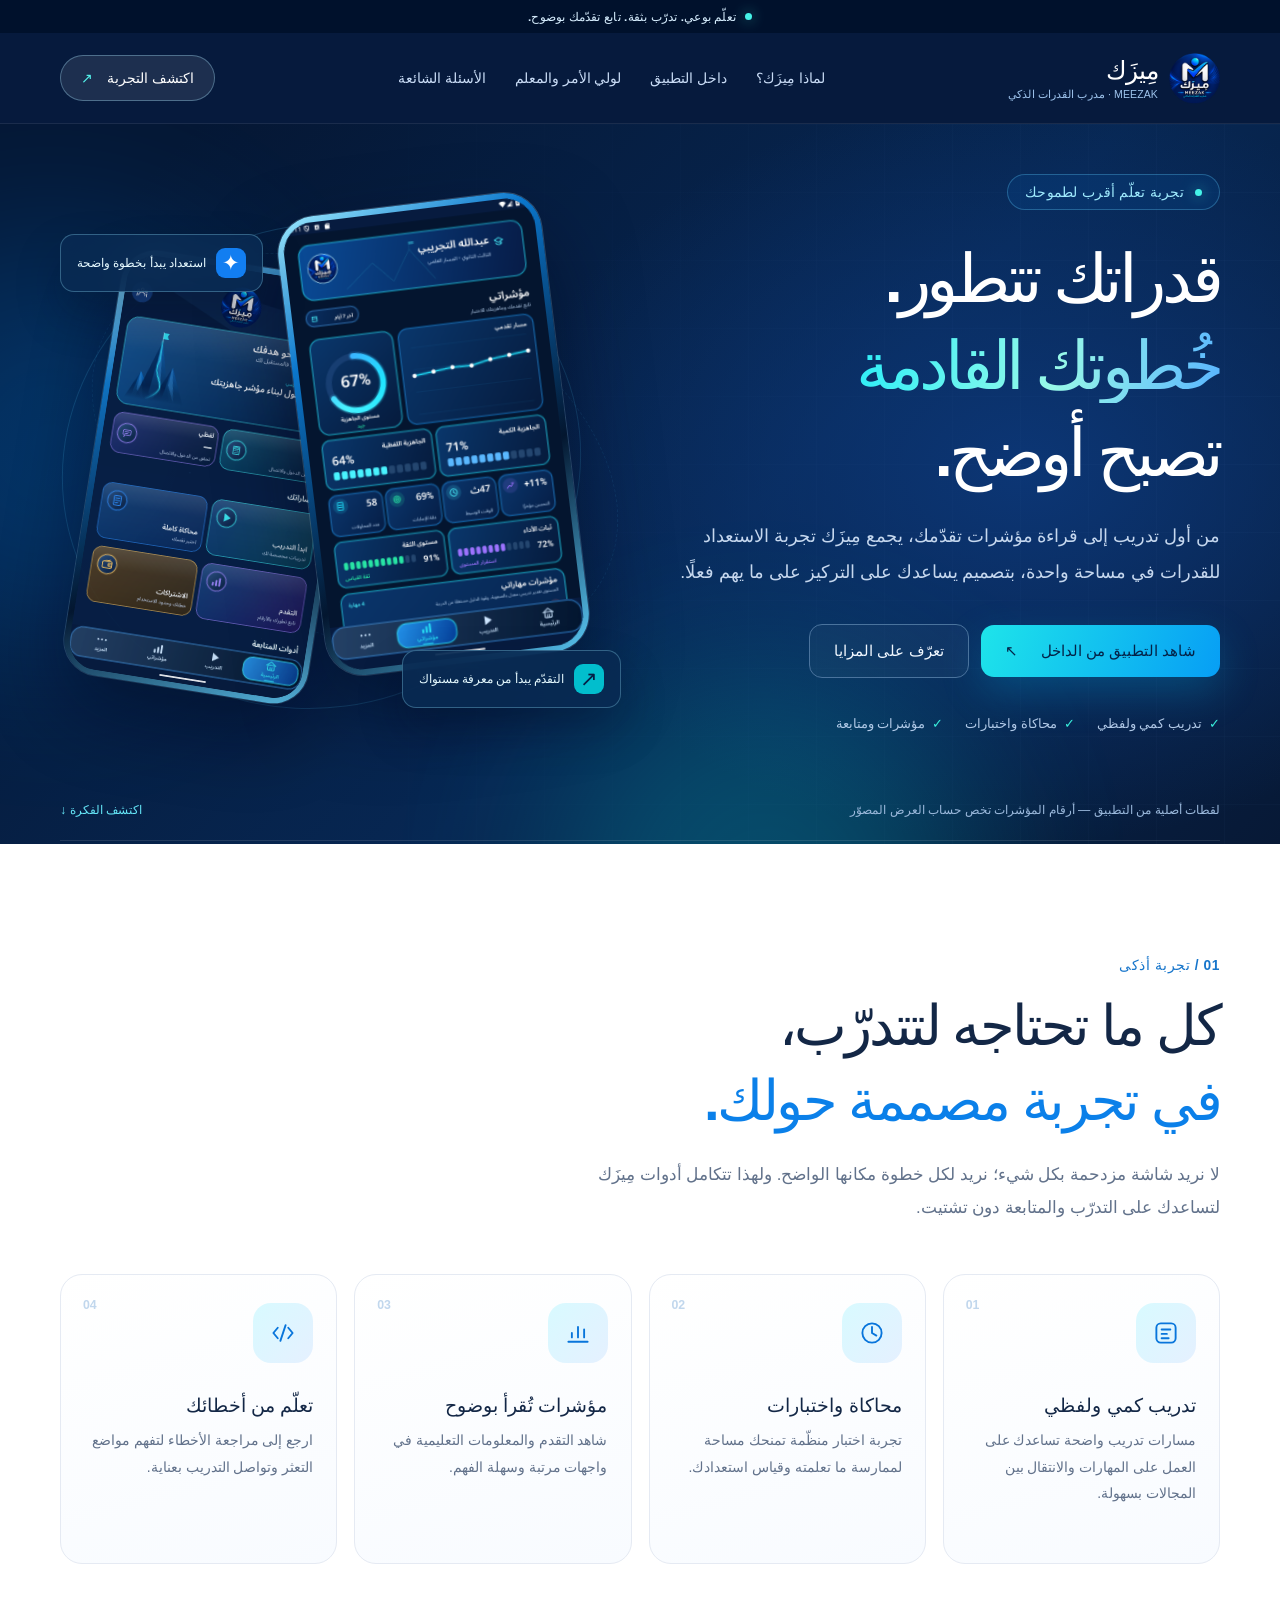
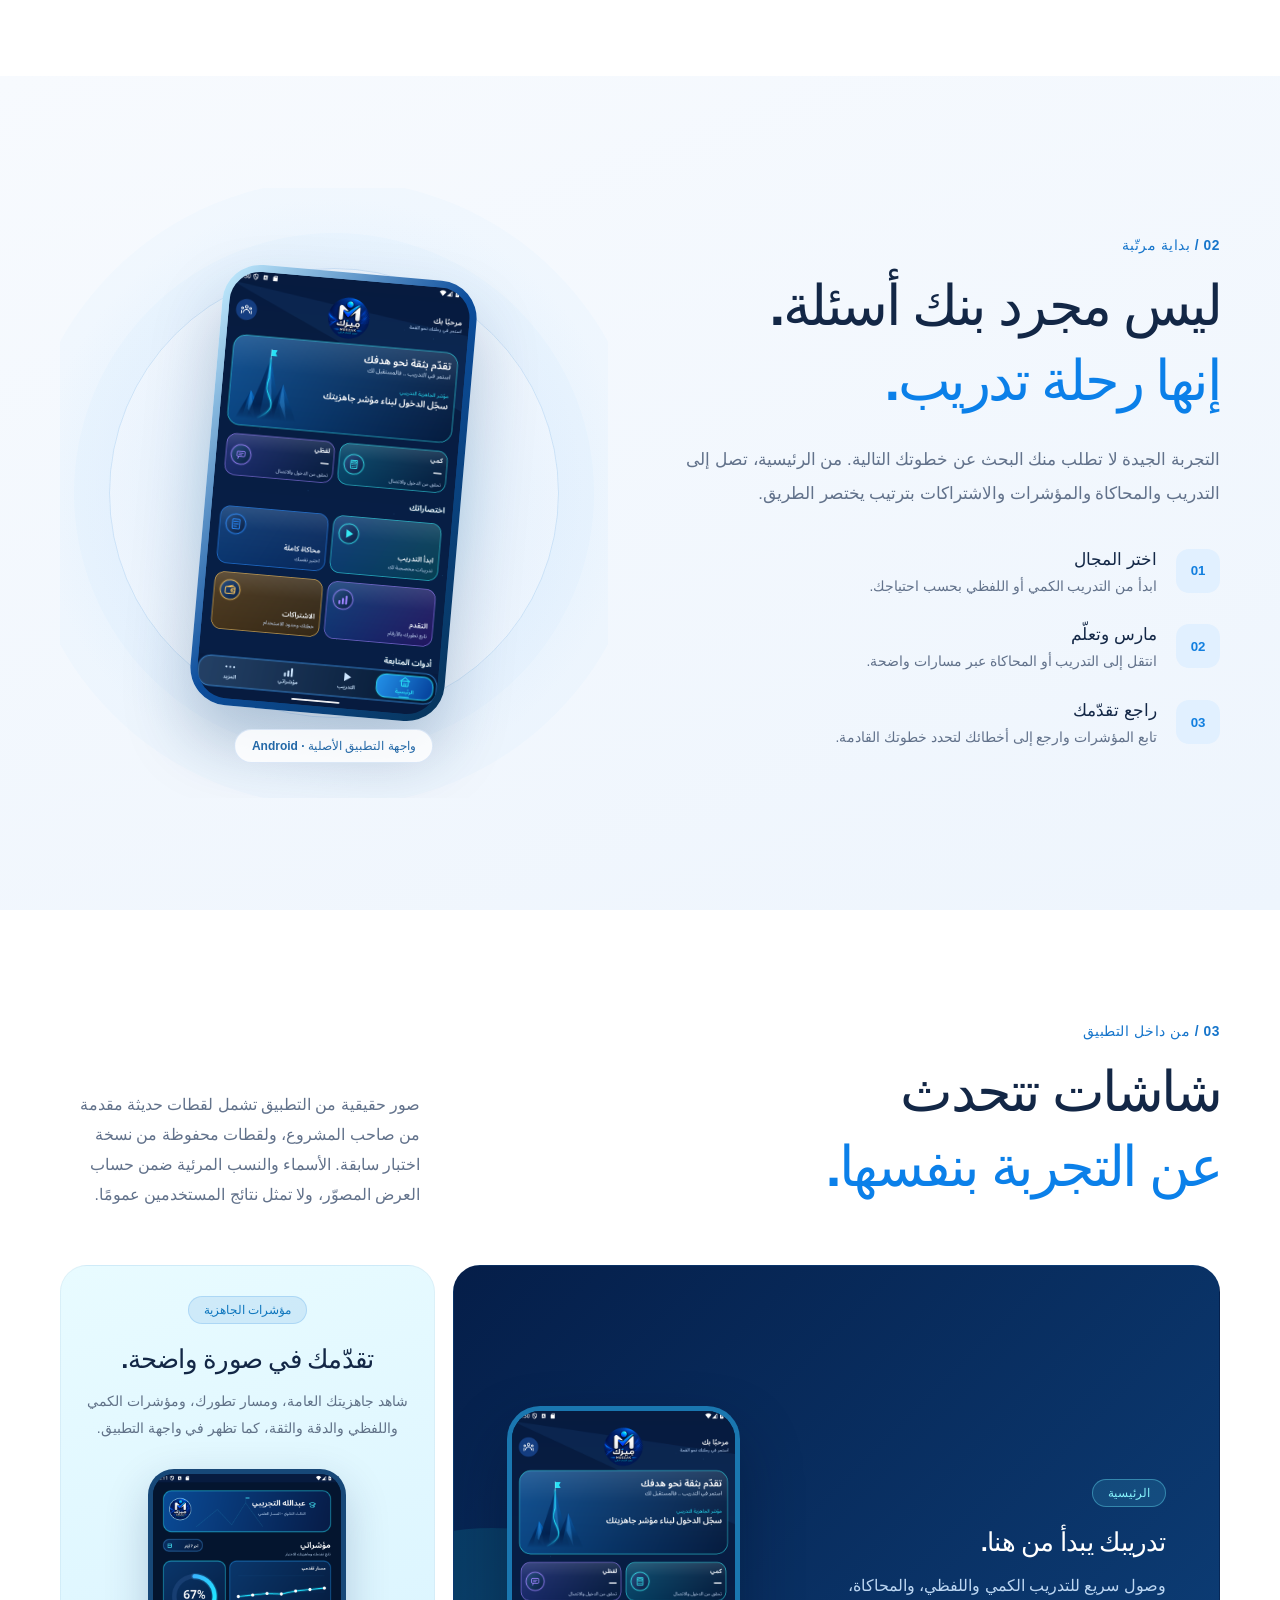
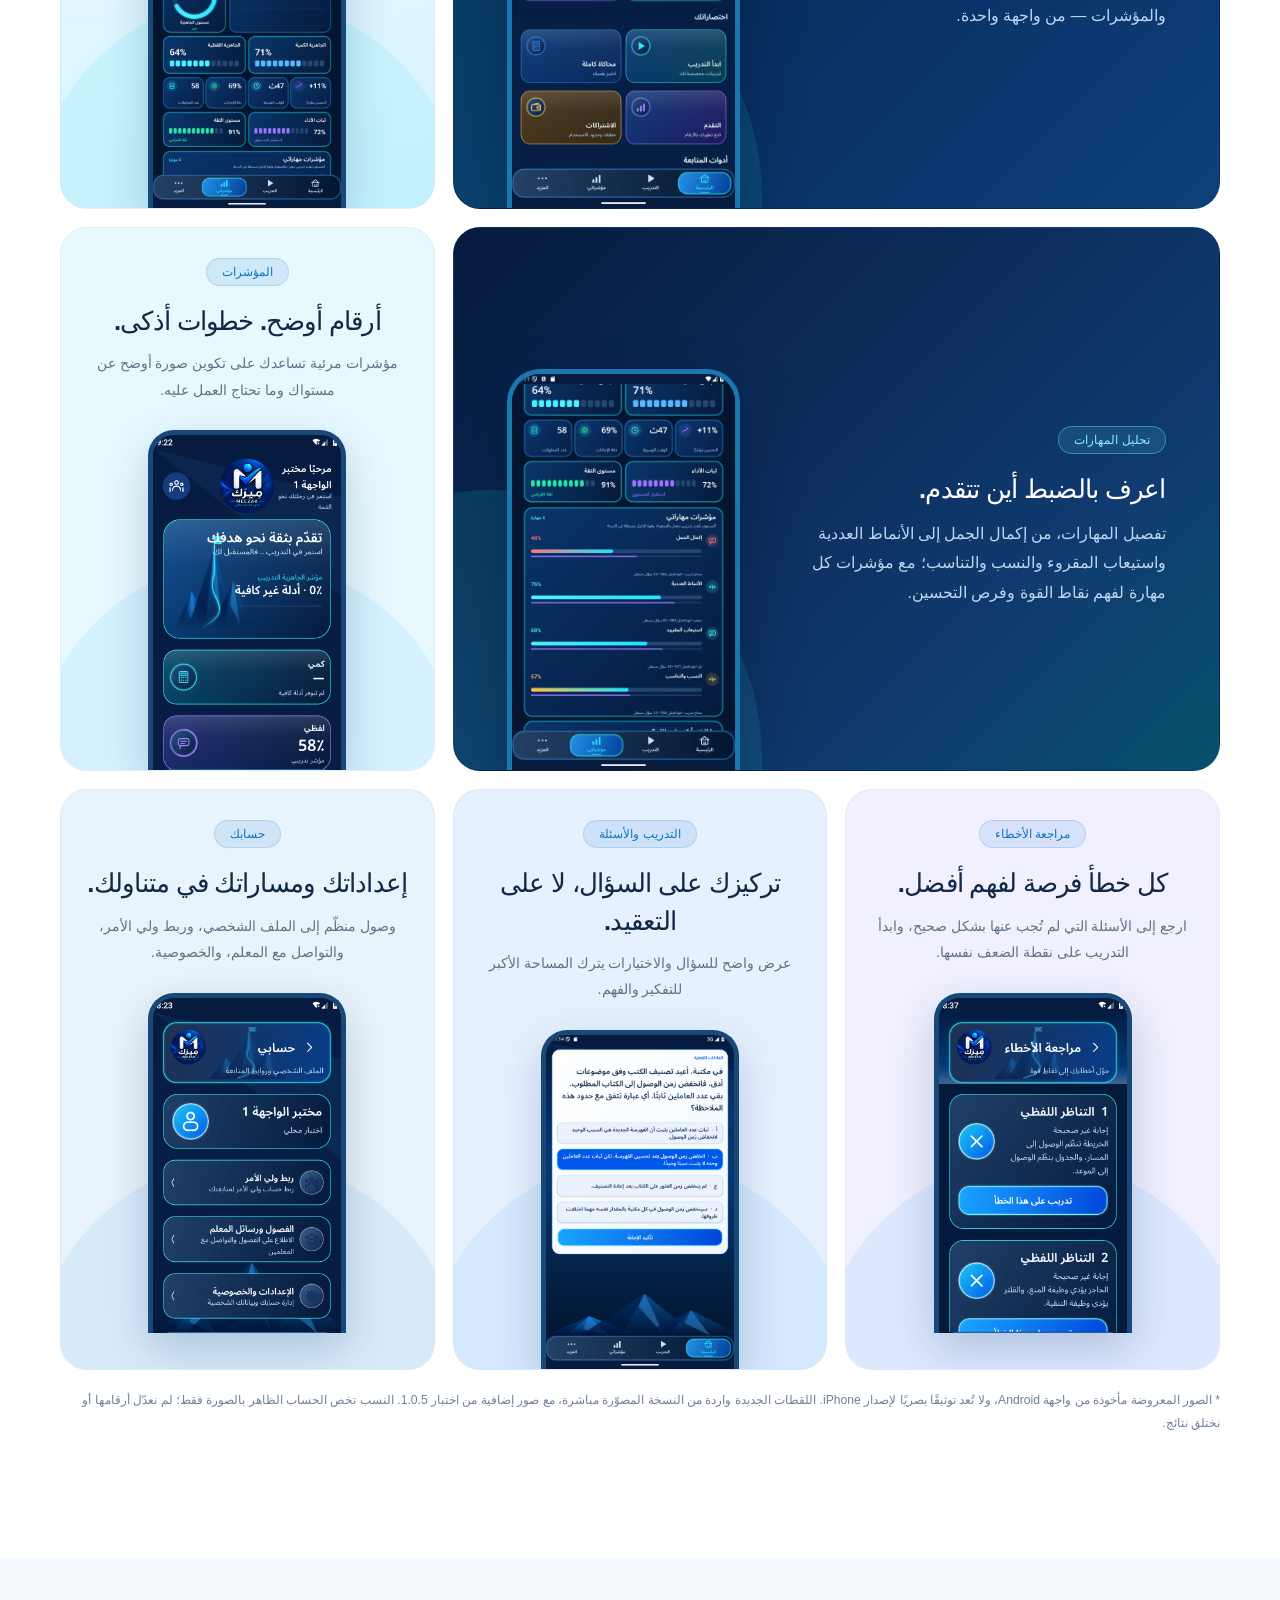
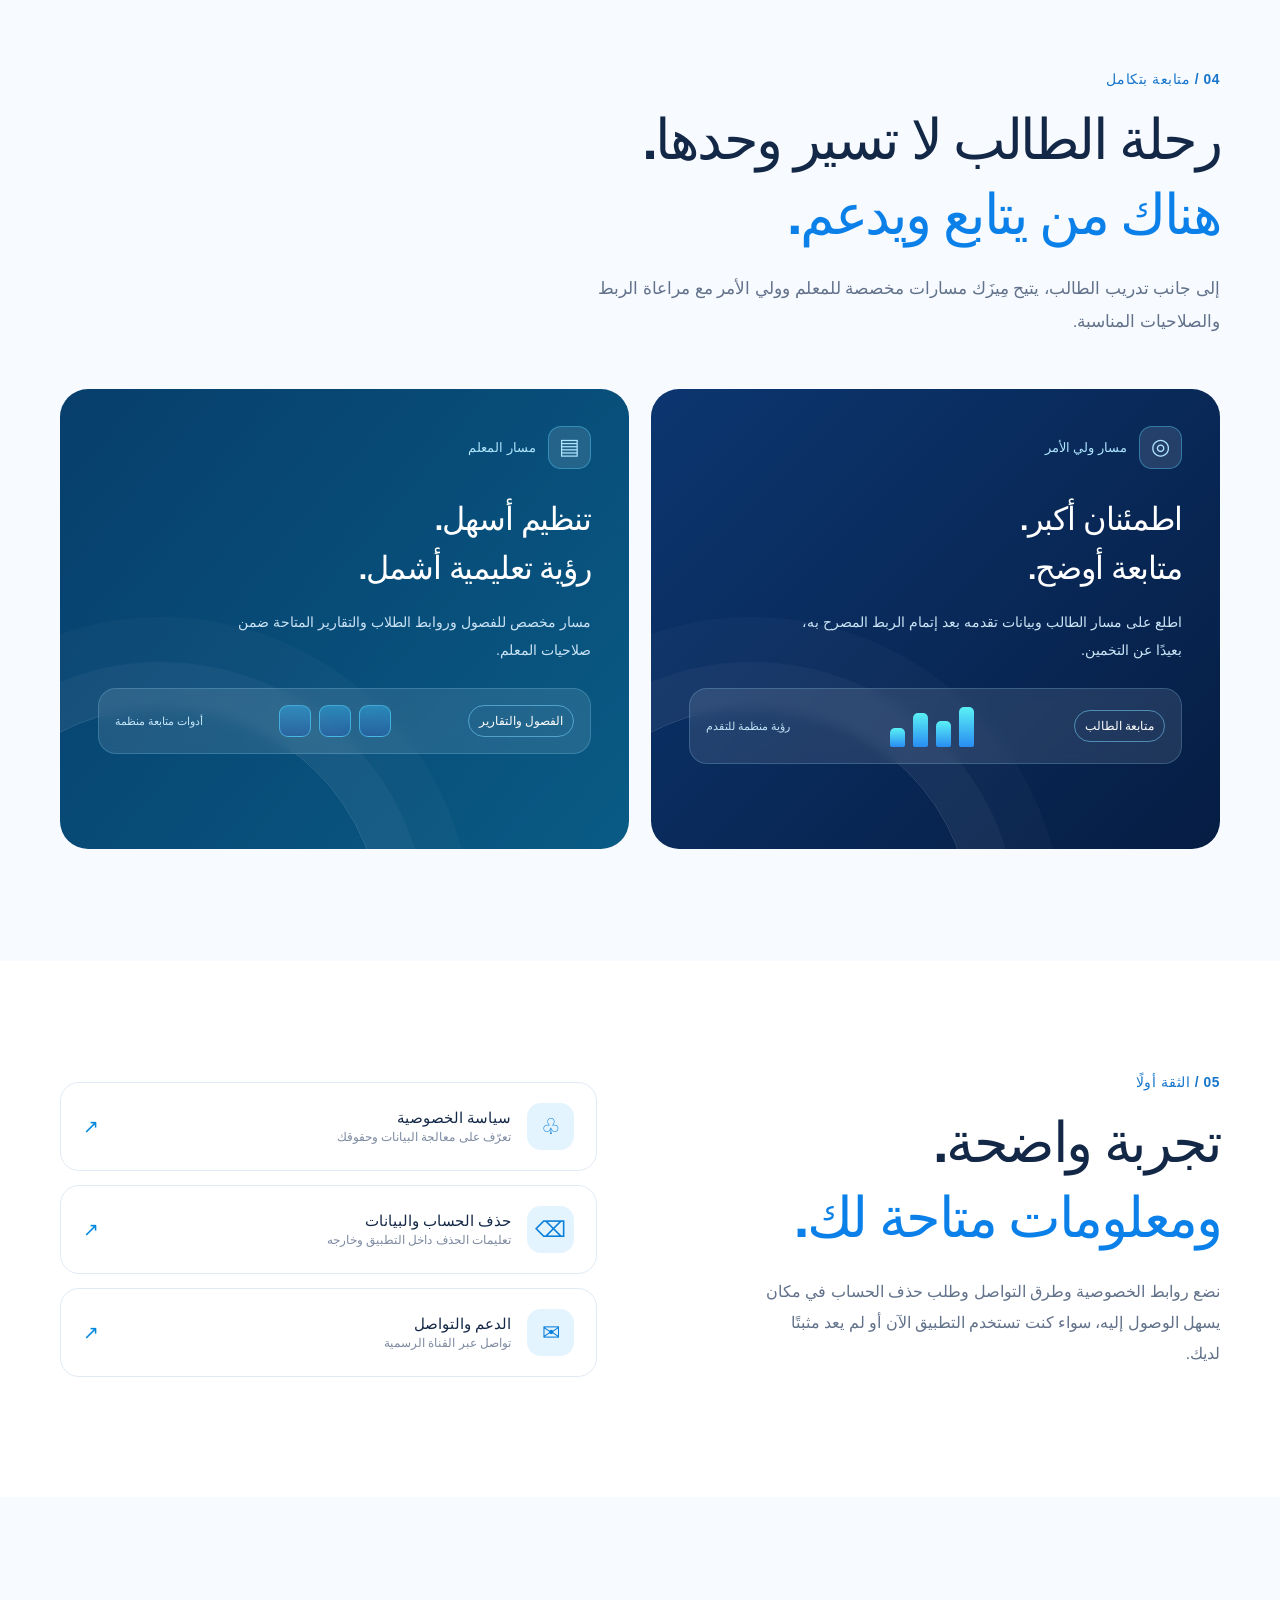
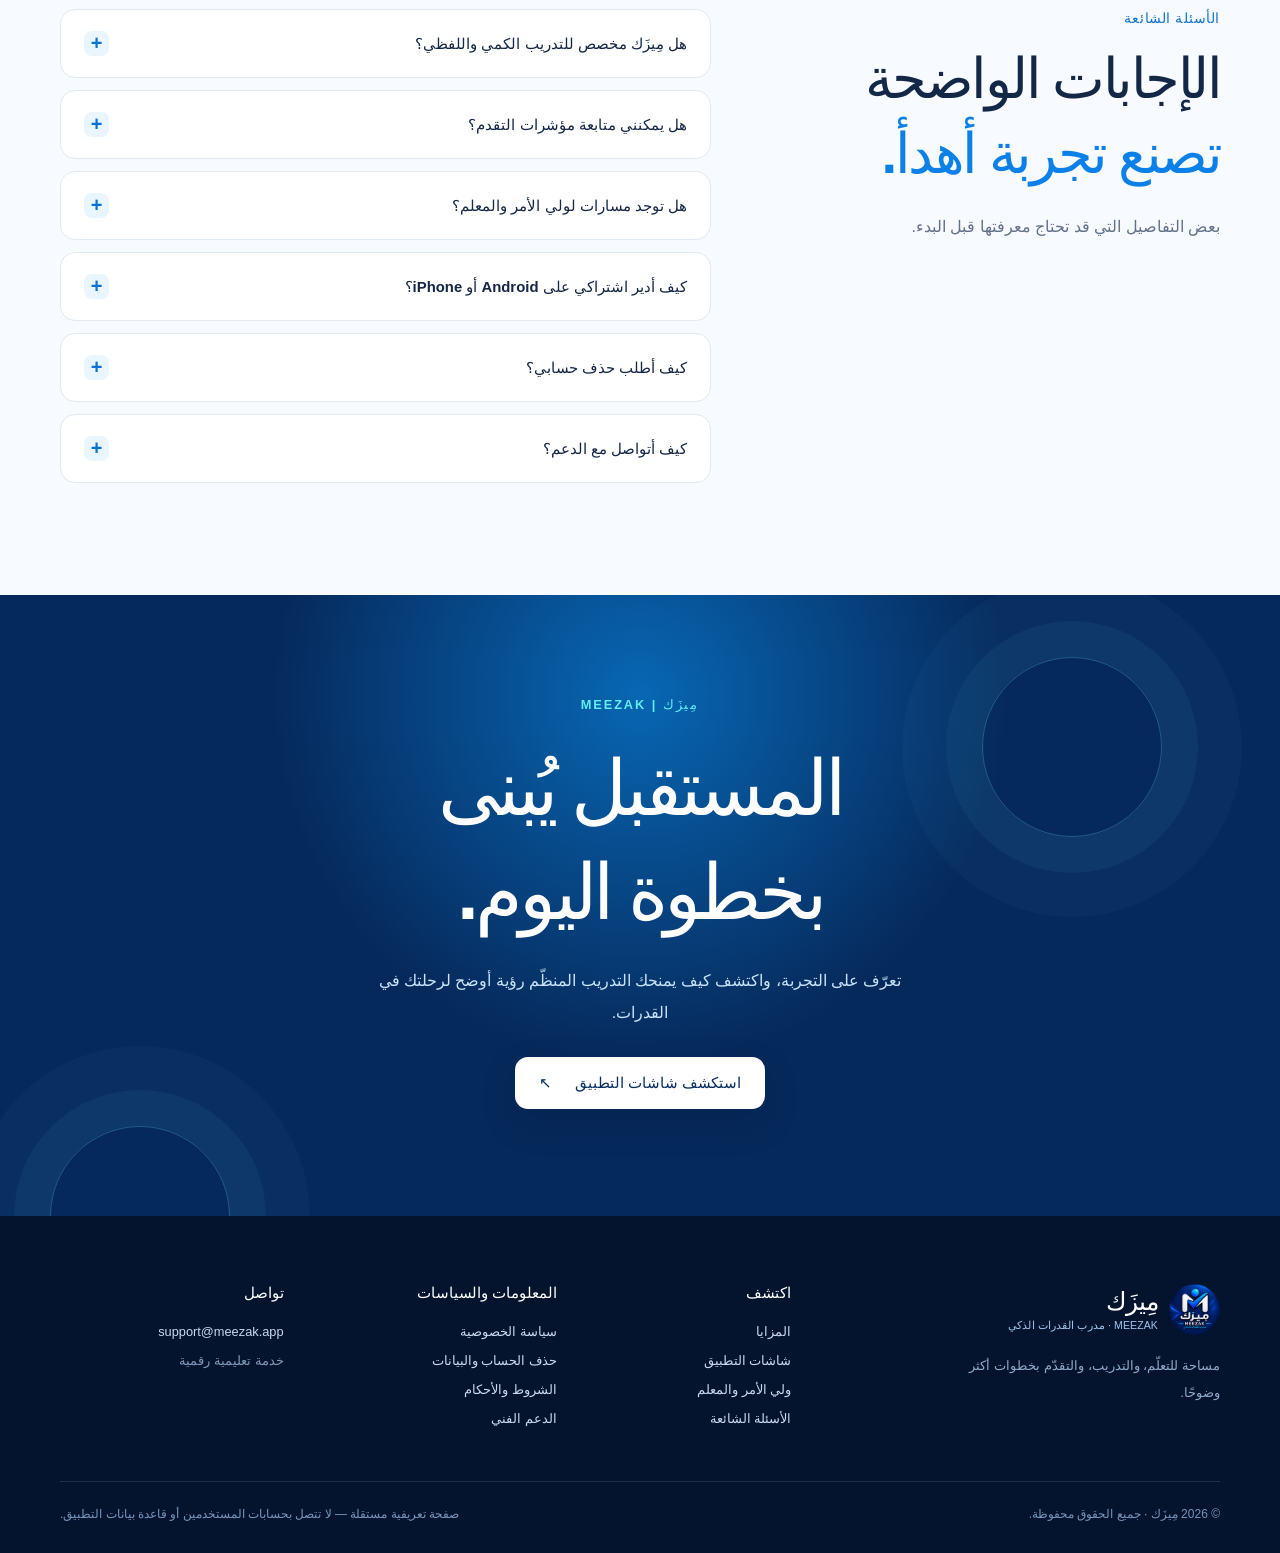
<file: index.html>
<!doctype html>
<html lang="ar" dir="rtl">
<head>
  <meta charset="utf-8">
  <meta name="viewport" content="width=device-width,initial-scale=1,viewport-fit=cover">
  <meta name="theme-color" content="#061a3d">
  <meta name="color-scheme" content="dark light">
  <meta name="description" content="مِيزَك MEEZAK — مدرب القدرات الذكي. تدريب كمي ولفظي، محاكاة، مؤشرات أداء، مراجعة أخطاء، ومتابعة تعليمية للطالب وولي الأمر والمعلم.">
  <meta property="og:type" content="website">
  <meta property="og:locale" content="ar_SA">
  <meta property="og:title" content="مِيزَك | رحلتك في القدرات تبدأ بوضوح">
  <meta property="og:description" content="استكشف تجربة مِيزَك في التدريب والمحاكاة ومتابعة التقدم — من داخل التطبيق الحقيقي.">
  <meta property="og:image" content="https://meezak-sa.github.io/meezak/assets/meezak-logo.png">
  <title>مِيزَك | مدرب القدرات الذكي</title>
  <link rel="icon" type="image/png" href="./assets/meezak-logo.png">
  <link rel="preload" as="image" href="./assets/screen-progress-overview-20261116.png">
  <link rel="stylesheet" href="./styles.css">
</head>
<body>
  <a class="skip-link" href="#main">تجاوز القائمة إلى المحتوى</a>
  <div class="topline"><span class="topline-dot"></span> تعلّم بوعي. تدرّب بثقة. تابع تقدّمك بوضوح.</div>
  <header class="site-header">
    <div class="container nav-row">
      <a class="brand" href="./" aria-label="مِيزَك — الرئيسية">
        <img src="./assets/meezak-logo.png" alt="" width="52" height="52">
        <span><strong>مِيزَك</strong><small>MEEZAK · مدرب القدرات الذكي</small></span>
      </a>
      <nav class="desktop-nav" aria-label="التنقل الرئيسي">
        <a href="#advantages">لماذا مِيزَك؟</a>
        <a href="#screens">داخل التطبيق</a>
        <a href="#audiences">لولي الأمر والمعلم</a>
        <a href="#faq">الأسئلة الشائعة</a>
      </nav>
      <a class="nav-cta" href="#screens">اكتشف التجربة <span aria-hidden="true">↗</span></a>
      <details class="mobile-menu"><summary aria-label="فتح القائمة">القائمة <span aria-hidden="true">☰</span></summary>
        <nav aria-label="القائمة على الجوال">
          <a href="#advantages">لماذا مِيزَك؟</a><a href="#screens">داخل التطبيق</a><a href="#audiences">لولي الأمر والمعلم</a><a href="#faq">الأسئلة الشائعة</a><a href="https://meezak-sa.github.io/meezak/support/">الدعم الفني</a>
        </nav>
      </details>
    </div>
  </header>
  <main id="main">
    <section class="hero section-dark">
      <div class="hero-grid"></div><div class="hero-glow hero-glow-one"></div><div class="hero-glow hero-glow-two"></div>
      <div class="container hero-layout">
        <div class="hero-content">
          <div class="eyebrow hero-eyebrow"><span class="pill-dot"></span> تجربة تعلّم أقرب لطموحك</div>
          <h1>قدراتك تتطور.<br><em>خُطوتك القادمة</em><br>تصبح أوضح.</h1>
          <p class="hero-lead">من أول تدريب إلى قراءة مؤشرات تقدّمك، يجمع مِيزَك تجربة الاستعداد للقدرات في مساحة واحدة، بتصميم يساعدك على التركيز على ما يهم فعلًا.</p>
          <div class="hero-actions">
            <a class="btn btn-primary" href="#screens">شاهد التطبيق من الداخل <span aria-hidden="true">↖</span></a>
            <a class="btn btn-outline" href="#advantages">تعرّف على المزايا</a>
          </div>
          <div class="hero-signals" aria-label="المجالات الأساسية">
            <span><b aria-hidden="true">✓</b> تدريب كمي ولفظي</span>
            <span><b aria-hidden="true">✓</b> محاكاة واختبارات</span>
            <span><b aria-hidden="true">✓</b> مؤشرات ومتابعة</span>
          </div>
        </div>
        <div class="hero-art" aria-label="لقطات حقيقية توضيحية من واجهة تطبيق مِيزَك">
          <div class="art-orbit orbit-a"></div><div class="art-orbit orbit-b"></div>
          <div class="floating-label top-label"><span class="label-icon">✦</span><span>استعداد يبدأ بخطوة واضحة</span></div>
          <div class="phone phone-back"><img loading="eager" src="./assets/screen-home-release-20261116.png" alt="الشاشة الرئيسية في مِيزَك، تتضمن التدريب الكمي واللفظي والمحاكاة والمؤشرات" width="288" height="640"></div>
          <div class="phone phone-front"><img loading="eager" src="./assets/screen-progress-overview-20261116.png" alt="شاشة مؤشراتي الفعلية من مِيزَك تعرض الجاهزية ومسار التقدم والنسب الكمية واللفظية" width="1080" height="1920"></div>
          <div class="floating-label bottom-label"><span class="label-icon cyan">↗</span><span>التقدّم يبدأ من معرفة مستواك</span></div>
        </div>
      </div>
      <div class="container hero-foot">
        <span>لقطات أصلية من التطبيق — أرقام المؤشرات تخص حساب العرض المصوّر</span><a href="#journey">اكتشف الفكرة <span aria-hidden="true">↓</span></a>
      </div>
    </section>

    <section id="advantages" class="section intro-section">
      <div class="container">
        <div class="section-intro">
          <span class="section-kicker">01 / تجربة أذكى</span>
          <h2>كل ما تحتاجه لتتدرّب،<br><span>في تجربة مصممة حولك.</span></h2>
          <p>لا نريد شاشة مزدحمة بكل شيء؛ نريد لكل خطوة مكانها الواضح. ولهذا تتكامل أدوات مِيزَك لتساعدك على التدرّب والمتابعة دون تشتيت.</p>
        </div>
        <div class="feature-grid">
          <article class="feature-card"><span class="feature-number">01</span><span class="feature-icon" aria-hidden="true"><svg viewBox="0 0 32 32"><rect x="5" y="5" width="22" height="22" rx="5"/><path d="M11 12h10M11 17h6M11 22h8"/></svg></span><h3>تدريب كمي ولفظي</h3><p>مسارات تدريب واضحة تساعدك على العمل على المهارات والانتقال بين المجالات بسهولة.</p></article>
          <article class="feature-card"><span class="feature-number">02</span><span class="feature-icon" aria-hidden="true"><svg viewBox="0 0 32 32"><circle cx="16" cy="16" r="11"/><path d="M16 9v7l5 3"/></svg></span><h3>محاكاة واختبارات</h3><p>تجربة اختبار منظّمة تمنحك مساحة لممارسة ما تعلمته وقياس استعدادك.</p></article>
          <article class="feature-card"><span class="feature-number">03</span><span class="feature-icon" aria-hidden="true"><svg viewBox="0 0 32 32"><path d="M5 26h22M9 21v-5M16 21V9M23 21v-9"/></svg></span><h3>مؤشرات تُقرأ بوضوح</h3><p>شاهد التقدم والمعلومات التعليمية في واجهات مرتبة وسهلة الفهم.</p></article>
          <article class="feature-card"><span class="feature-number">04</span><span class="feature-icon" aria-hidden="true"><svg viewBox="0 0 32 32"><path d="M10 10l-5 6 5 6M22 10l5 6-5 6M19 7l-6 18"/></svg></span><h3>تعلّم من أخطائك</h3><p>ارجع إلى مراجعة الأخطاء لتفهم مواضع التعثر وتواصل التدريب بعناية.</p></article>
        </div>
      </div>
    </section>

    <section id="journey" class="section journey-section">
      <div class="container journey-grid">
        <div class="journey-copy">
          <span class="section-kicker">02 / بداية مرتّبة</span>
          <h2>ليس مجرد بنك أسئلة.<br><span>إنها رحلة تدريب.</span></h2>
          <p class="section-copy">التجربة الجيدة لا تطلب منك البحث عن خطوتك التالية. من الرئيسية، تصل إلى التدريب والمحاكاة والمؤشرات والاشتراكات بترتيب يختصر الطريق.</p>
          <div class="step-list">
            <div class="step"><span>01</span><div><h3>اختر المجال</h3><p>ابدأ من التدريب الكمي أو اللفظي بحسب احتياجك.</p></div></div>
            <div class="step"><span>02</span><div><h3>مارس وتعلّم</h3><p>انتقل إلى التدريب أو المحاكاة عبر مسارات واضحة.</p></div></div>
            <div class="step"><span>03</span><div><h3>راجع تقدّمك</h3><p>تابع المؤشرات وارجع إلى أخطائك لتحدد خطوتك القادمة.</p></div></div>
          </div>
        </div>
        <div class="journey-visual">
          <div class="visual-halo"></div>
          <figure class="device-card"><img src="./assets/screen-home-release-20261116.png" alt="شاشة رئيسية حديثة من مِيزَك تعرض التدريب والمحاكاة ومؤشرات التقدم" loading="lazy" width="288" height="640"></figure>
          <span class="visual-tag">واجهة التطبيق الأصلية · Android</span>
        </div>
      </div>
    </section>

    <section id="screens" class="section showroom-section">
      <div class="container">
        <div class="showroom-heading">
          <div><span class="section-kicker">03 / من داخل التطبيق</span><h2>شاشات تتحدث<br><span>عن التجربة بنفسها.</span></h2></div>
          <p>صور حقيقية من التطبيق تشمل لقطات حديثة مقدمة من صاحب المشروع، ولقطات محفوظة من نسخة اختبار سابقة. الأسماء والنسب المرئية ضمن حساب العرض المصوّر، ولا تمثل نتائج المستخدمين عمومًا.</p>
        </div>
        <div class="showroom-grid">
          <article class="showcase showcase-wide">
            <div class="showcase-text"><span class="screen-tag">الرئيسية</span><h3>تدريبك يبدأ من هنا.</h3><p>وصول سريع للتدريب الكمي واللفظي، والمحاكاة، والمؤشرات — من واجهة واحدة.</p></div>
            <div class="showcase-image"><img src="./assets/screen-home-release-20261116.png" loading="lazy" width="288" height="640" alt="الشاشة الرئيسية الجديدة لتطبيق مِيزَك، بما فيها التدريب والمحاكاة والتقدم والاشتراكات"></div>
          </article>
          <article class="showcase showcase-progress">
            <div class="showcase-text"><span class="screen-tag">مؤشرات الجاهزية</span><h3>تقدّمك في صورة واضحة.</h3><p>شاهد جاهزيتك العامة، ومسار تطورك، ومؤشرات الكمي واللفظي والدقة والثقة، كما تظهر في واجهة التطبيق.</p></div>
            <a class="showcase-image" href="./assets/screen-progress-overview-20261116.png" target="_blank" rel="noopener noreferrer" aria-label="افتح صورة مؤشرات الجاهزية كاملة">
              <img src="./assets/screen-progress-overview-20261116.png" loading="lazy" width="1080" height="1920" alt="شاشة المؤشرات: جاهزية عامة 67%، كمية 71%، لفظية 64% مع تفاصيل الأداء">
            </a>
          </article>
          <article class="showcase showcase-wide showcase-skills">
            <div class="showcase-text"><span class="screen-tag">تحليل المهارات</span><h3>اعرف بالضبط أين تتقدم.</h3><p>تفصيل المهارات، من إكمال الجمل إلى الأنماط العددية واستيعاب المقروء والنسب والتناسب؛ مع مؤشرات كل مهارة لفهم نقاط القوة وفرص التحسين.</p></div>
            <a class="showcase-image" href="./assets/screen-progress-skills-20261116.png" target="_blank" rel="noopener noreferrer" aria-label="افتح صورة تحليل المهارات كاملة">
              <img src="./assets/screen-progress-skills-20261116.png" loading="lazy" width="1080" height="1920" alt="شاشة مؤشرات مهاراتي تعرض إكمال الجمل 48%، الأنماط العددية 76%، استيعاب المقروء 68%، النسب والتناسب 57%">
            </a>
          </article>
          <article class="showcase showcase-ice">
            <div class="showcase-text"><span class="screen-tag">المؤشرات</span><h3>أرقام أوضح. خطوات أذكى.</h3><p>مؤشرات مرئية تساعدك على تكوين صورة أوضح عن مستواك وما تحتاج العمل عليه.</p></div>
            <div class="showcase-image"><img src="./assets/screen-highlights-v5.png" loading="lazy" width="288" height="640" alt="مؤشرات تعليمية ببيانات عرض توضيحية من لقطة اختبار واجهة ميزك"></div>
          </article>
          <article class="showcase showcase-violet">
            <div class="showcase-text"><span class="screen-tag">مراجعة الأخطاء</span><h3>كل خطأ فرصة لفهم أفضل.</h3><p>ارجع إلى الأسئلة التي لم تُجب عنها بشكل صحيح، وابدأ التدريب على نقطة الضعف نفسها.</p></div>
            <div class="showcase-image"><img src="./assets/screen-errors-v5.png" loading="lazy" width="288" height="640" alt="شاشة مراجعة الأخطاء من اختبار Android لمِيزَك"></div>
          </article>
          <article class="showcase showcase-night">
            <div class="showcase-text"><span class="screen-tag">التدريب والأسئلة</span><h3>تركيزك على السؤال، لا على التعقيد.</h3><p>عرض واضح للسؤال والاختيارات يترك المساحة الأكبر للتفكير والفهم.</p></div>
            <div class="showcase-image"><img src="./assets/screen-question-v5.png" loading="lazy" width="288" height="640" alt="لقطة من سؤال لفظي حقيقي في واجهة تطبيق مِيزَك"></div>
          </article>
          <article class="showcase showcase-slate">
            <div class="showcase-text"><span class="screen-tag">حسابك</span><h3>إعداداتك ومساراتك في متناولك.</h3><p>وصول منظّم إلى الملف الشخصي، وربط ولي الأمر، والتواصل مع المعلم، والخصوصية.</p></div>
            <div class="showcase-image"><img src="./assets/screen-account-v5.png" loading="lazy" width="288" height="640" alt="شاشة حسابي من نسخة اختبار Android لمِيزَك"></div>
          </article>
        </div>
        <p class="source-note">* الصور المعروضة مأخوذة من واجهة Android، ولا تُعد توثيقًا بصريًا لإصدار iPhone. اللقطات الجديدة واردة من النسخة المصوّرة مباشرة، مع صور إضافية من اختبار 1.0.5. النسب تخص الحساب الظاهر بالصورة فقط؛ لم نعدّل أرقامها أو نختلق نتائج.</p>
      </div>
    </section>

    <section id="audiences" class="section audiences-section">
      <div class="container">
        <div class="section-intro audience-title"><span class="section-kicker">04 / متابعة بتكامل</span><h2>رحلة الطالب لا تسير وحدها.<br><span>هناك من يتابع ويدعم.</span></h2><p>إلى جانب تدريب الطالب، يتيح مِيزَك مسارات مخصصة للمعلم وولي الأمر مع مراعاة الربط والصلاحيات المناسبة.</p></div>
        <div class="audience-grid">
          <article class="audience-card parent-card"><div class="audience-head"><span class="audience-mark" aria-hidden="true">◎</span><span>مسار ولي الأمر</span></div><h3>اطمئنان أكبر.<br>متابعة أوضح.</h3><p>اطلع على مسار الطالب وبيانات تقدمه بعد إتمام الربط المصرح به، بعيدًا عن التخمين.</p><div class="audience-graphic" aria-hidden="true"><span class="graphic-pill">متابعة الطالب</span><div class="graphic-lines"><i></i><i></i><i></i><i></i></div><span class="graphic-caption">رؤية منظمة للتقدم</span></div></article>
          <article class="audience-card teacher-card"><div class="audience-head"><span class="audience-mark" aria-hidden="true">▤</span><span>مسار المعلم</span></div><h3>تنظيم أسهل.<br>رؤية تعليمية أشمل.</h3><p>مسار مخصص للفصول وروابط الطلاب والتقارير المتاحة ضمن صلاحيات المعلم.</p><div class="audience-graphic" aria-hidden="true"><span class="graphic-pill">الفصول والتقارير</span><div class="graphic-tiles"><i></i><i></i><i></i></div><span class="graphic-caption">أدوات متابعة منظمة</span></div></article>
        </div>
      </div>
    </section>

    <section class="section promise-section">
      <div class="container promise-grid">
        <div><span class="section-kicker">05 / الثقة أولًا</span><h2>تجربة واضحة.<br><span>ومعلومات متاحة لك.</span></h2><p>نضع روابط الخصوصية وطرق التواصل وطلب حذف الحساب في مكان يسهل الوصول إليه، سواء كنت تستخدم التطبيق الآن أو لم يعد مثبتًا لديك.</p></div>
        <div class="trust-links">
          <a href="https://meezak-sa.github.io/meezak/privacy/"><span class="trust-icon" aria-hidden="true">♧</span><span><strong>سياسة الخصوصية</strong><small>تعرّف على معالجة البيانات وحقوقك</small></span><b aria-hidden="true">↗</b></a>
          <a href="https://meezak-sa.github.io/meezak/delete-account/"><span class="trust-icon" aria-hidden="true">⌫</span><span><strong>حذف الحساب والبيانات</strong><small>تعليمات الحذف داخل التطبيق وخارجه</small></span><b aria-hidden="true">↗</b></a>
          <a href="https://meezak-sa.github.io/meezak/support/"><span class="trust-icon" aria-hidden="true">✉</span><span><strong>الدعم والتواصل</strong><small>تواصل عبر القناة الرسمية</small></span><b aria-hidden="true">↗</b></a>
        </div>
      </div>
    </section>

    <section id="faq" class="section faq-section">
      <div class="container faq-grid">
        <div><span class="section-kicker">الأسئلة الشائعة</span><h2>الإجابات الواضحة<br><span>تصنع تجربة أهدأ.</span></h2><p>بعض التفاصيل التي قد تحتاج معرفتها قبل البدء.</p></div>
        <div class="faqs">
          <details><summary>هل مِيزَك مخصص للتدريب الكمي واللفظي؟ <span aria-hidden="true">+</span></summary><p>نعم. يتضمن مِيزَك مسارات للتدريب على المهارات الكمية واللفظية ضمن تجربة الاستعداد لاختبار القدرات.</p></details>
          <details><summary>هل يمكنني متابعة مؤشرات التقدم؟ <span aria-hidden="true">+</span></summary><p>يحتوي التطبيق على واجهات للمؤشرات ومتابعة التعلم. يعتمد ما يظهر فيها على بيانات استخدام الحساب الفعلية.</p></details>
          <details><summary>هل توجد مسارات لولي الأمر والمعلم؟ <span aria-hidden="true">+</span></summary><p>نعم، وتخضع مشاهدة بيانات الطالب لعملية ربط وصلاحيات مناسبة.</p></details>
          <details><summary>كيف أدير اشتراكي على Android أو iPhone؟ <span aria-hidden="true">+</span></summary><p>تتم إدارة الاشتراك من المتجر الذي اشتريت منه: <a href="https://play.google.com/store/account/subscriptions" rel="noopener noreferrer">اشتراكات Google Play</a> أو <a href="https://apps.apple.com/account/subscriptions" rel="noopener noreferrer">اشتراكات Apple App Store</a>. تختلف الخطط والعروض حسب المتجر؛ راجع <a href="https://meezak-sa.github.io/meezak/terms/">شروط الاشتراك والإلغاء والاسترداد</a>. حذف التطبيق أو الحساب لا يوقف تجديد الاشتراك في المتجر تلقائيًا.</p></details>
          <details><summary>كيف أطلب حذف حسابي؟ <span aria-hidden="true">+</span></summary><p>يمكنك الاطلاع على <a href="https://meezak-sa.github.io/meezak/delete-account/">تعليمات حذف الحساب والبيانات</a>، بما فيها طريقة تقديم الطلب خارج التطبيق.</p></details>
          <details><summary>كيف أتواصل مع الدعم؟ <span aria-hidden="true">+</span></summary><p>من خلال <a href="https://meezak-sa.github.io/meezak/support/">صفحة الدعم</a> أو البريد الإلكتروني <a href="mailto:support@meezak.app">support@meezak.app</a>. لا ترسل كلمة المرور أو رموز التحقق.</p></details>
        </div>
      </div>
    </section>

    <section class="final-cta">
      <div class="container final-content">
        <div class="cta-spark cta-spark-a"></div><div class="cta-spark cta-spark-b"></div>
        <span class="cta-overline">مِيزَك | MEEZAK</span>
        <h2>المستقبل يُبنى<br>بخطوة اليوم.</h2>
        <p>تعرّف على التجربة، واكتشف كيف يمنحك التدريب المنظّم رؤية أوضح لرحلتك في القدرات.</p>
        <a class="btn btn-white" href="#screens">استكشف شاشات التطبيق <span aria-hidden="true">↖</span></a>
      </div>
    </section>
  </main>

  <footer class="site-footer">
    <div class="container footer-main">
      <div class="footer-brand"><a class="brand" href="./"><img src="./assets/meezak-logo.png" width="48" height="48" alt=""><span><strong>مِيزَك</strong><small>MEEZAK · مدرب القدرات الذكي</small></span></a><p>مساحة للتعلّم، والتدريب، والتقدّم بخطوات أكثر وضوحًا.</p></div>
      <div class="footer-links"><h3>اكتشف</h3><a href="#advantages">المزايا</a><a href="#screens">شاشات التطبيق</a><a href="#audiences">ولي الأمر والمعلم</a><a href="#faq">الأسئلة الشائعة</a></div>
      <div class="footer-links"><h3>المعلومات والسياسات</h3><a href="https://meezak-sa.github.io/meezak/privacy/">سياسة الخصوصية</a><a href="https://meezak-sa.github.io/meezak/delete-account/">حذف الحساب والبيانات</a><a href="https://meezak-sa.github.io/meezak/terms/">الشروط والأحكام</a><a href="https://meezak-sa.github.io/meezak/support/">الدعم الفني</a></div>
      <div class="footer-links"><h3>تواصل</h3><a href="mailto:support@meezak.app">support@meezak.app</a><span>خدمة تعليمية رقمية</span></div>
    </div>
    <div class="container footer-bottom"><span>© <span id="year">2026</span> مِيزَك · جميع الحقوق محفوظة.</span><span>صفحة تعريفية مستقلة — لا تتصل بحسابات المستخدمين أو قاعدة بيانات التطبيق.</span></div>
  </footer>
</body>
</html>
</file>
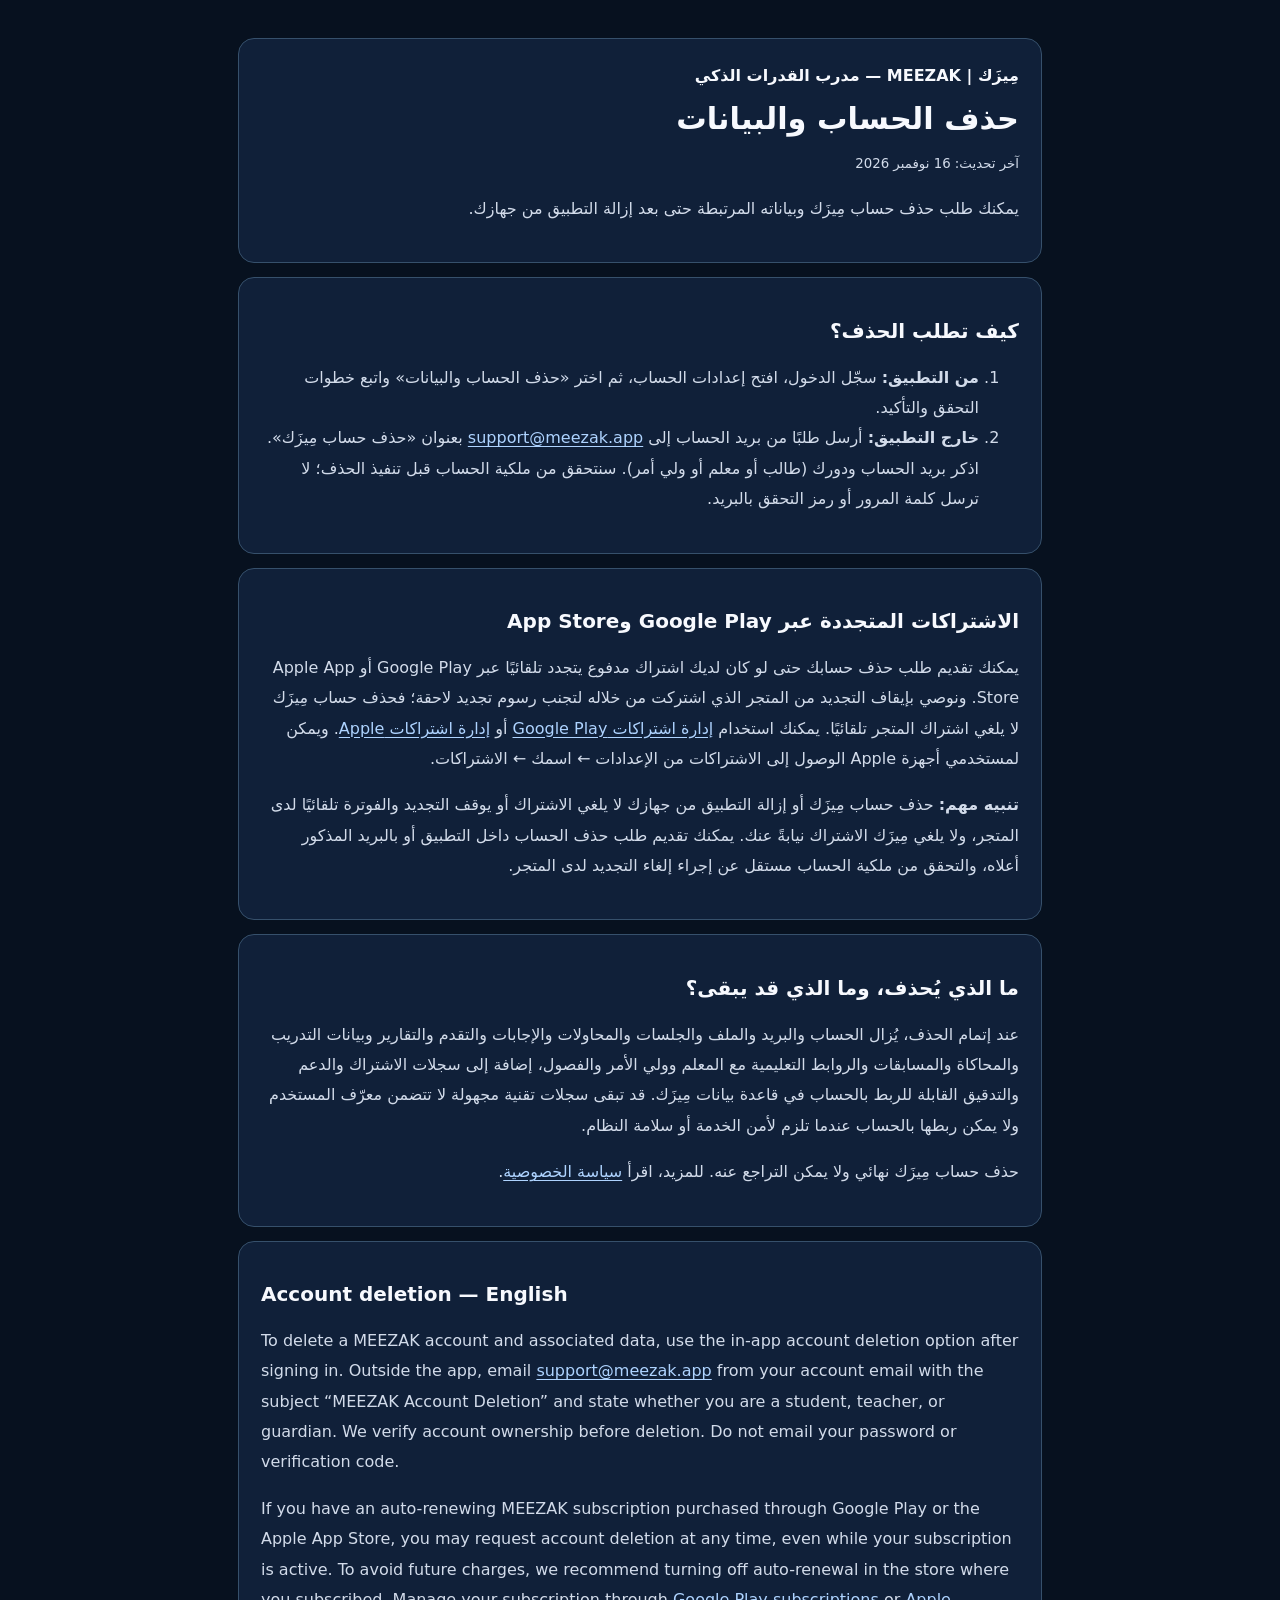
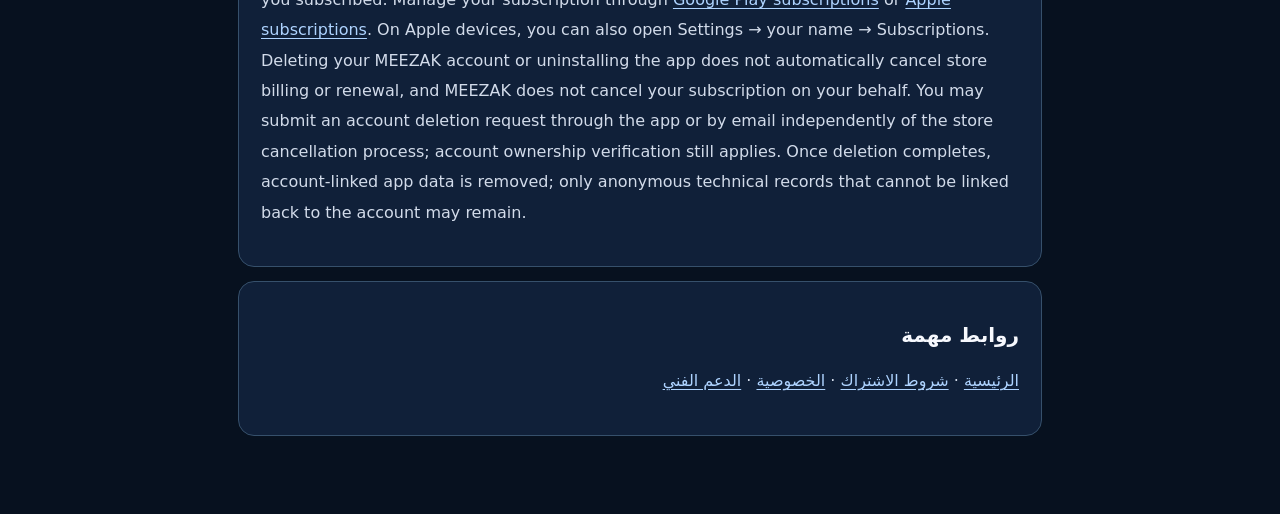
<file: delete-account/index.html>
<!doctype html>
<html lang="ar" dir="rtl">
<head>
<meta charset="utf-8"><meta name="viewport" content="width=device-width,initial-scale=1">
<meta name="description" content="طريقة طلب حذف حساب مِيزَك MEEZAK والبيانات المرتبطة به">
<title>حذف الحساب والبيانات | مِيزَك MEEZAK</title>
<style>
:root{color-scheme:dark;--bg:#07111f;--card:#102039;--text:#f7f9fe;--muted:#d2dbea;--line:#36506b;--link:#aed3ff}
*{box-sizing:border-box}body{margin:0;background:var(--bg);color:var(--text);font:1rem/1.9 system-ui,Tahoma,Arial,sans-serif}
main{max-width:840px;margin:auto;padding:24px 18px 64px}header,section{background:var(--card);border:1px solid var(--line);border-radius:16px;padding:22px;margin:14px 0}
h1,h2{line-height:1.45}h1{margin:.2em 0;font-size:1.9rem}h2{font-size:1.25rem}p,li{color:var(--muted)}
a{color:var(--link);text-decoration:underline;text-underline-offset:3px}.en{direction:ltr;text-align:left}small{color:var(--muted)}
@media(max-width:550px){header,section{padding:17px}}
</style>
</head><body><main>
<header><strong>مِيزَك | MEEZAK — مدرب القدرات الذكي</strong><h1>حذف الحساب والبيانات</h1><small>آخر تحديث: 16 نوفمبر 2026</small><p>يمكنك طلب حذف حساب مِيزَك وبياناته المرتبطة حتى بعد إزالة التطبيق من جهازك.</p></header>
<section><h2>كيف تطلب الحذف؟</h2><ol>
<li><strong>من التطبيق:</strong> سجّل الدخول، افتح إعدادات الحساب، ثم اختر «حذف الحساب والبيانات» واتبع خطوات التحقق والتأكيد.</li>
<li><strong>خارج التطبيق:</strong> أرسل طلبًا من بريد الحساب إلى <a href="mailto:support@meezak.app?subject=MEEZAK%20Account%20Deletion">support@meezak.app</a> بعنوان «حذف حساب مِيزَك». اذكر بريد الحساب ودورك (طالب أو معلم أو ولي أمر). سنتحقق من ملكية الحساب قبل تنفيذ الحذف؛ لا ترسل كلمة المرور أو رمز التحقق بالبريد.</li>
</ol></section>
<section><h2>الاشتراكات المتجددة عبر Google Play وApp Store</h2><p>يمكنك تقديم طلب حذف حسابك حتى لو كان لديك اشتراك مدفوع يتجدد تلقائيًا عبر Google Play أو Apple App Store. ونوصي بإيقاف التجديد من المتجر الذي اشتركت من خلاله لتجنب رسوم تجديد لاحقة؛ فحذف حساب مِيزَك لا يلغي اشتراك المتجر تلقائيًا. يمكنك استخدام <a href="https://play.google.com/store/account/subscriptions" rel="noopener noreferrer">إدارة اشتراكات Google Play</a> أو <a href="https://apps.apple.com/account/subscriptions" rel="noopener noreferrer">إدارة اشتراكات Apple</a>. ويمكن لمستخدمي أجهزة Apple الوصول إلى الاشتراكات من الإعدادات ← اسمك ← الاشتراكات.</p><p><strong>تنبيه مهم:</strong> حذف حساب مِيزَك أو إزالة التطبيق من جهازك لا يلغي الاشتراك أو يوقف التجديد والفوترة تلقائيًا لدى المتجر، ولا يلغي مِيزَك الاشتراك نيابةً عنك. يمكنك تقديم طلب حذف الحساب داخل التطبيق أو بالبريد المذكور أعلاه، والتحقق من ملكية الحساب مستقل عن إجراء إلغاء التجديد لدى المتجر.</p></section>
<section><h2>ما الذي يُحذف، وما الذي قد يبقى؟</h2><p>عند إتمام الحذف، يُزال الحساب والبريد والملف والجلسات والمحاولات والإجابات والتقدم والتقارير وبيانات التدريب والمحاكاة والمسابقات والروابط التعليمية مع المعلم وولي الأمر والفصول، إضافة إلى سجلات الاشتراك والدعم والتدقيق القابلة للربط بالحساب في قاعدة بيانات مِيزَك. قد تبقى سجلات تقنية مجهولة لا تتضمن معرّف المستخدم ولا يمكن ربطها بالحساب عندما تلزم لأمن الخدمة أو سلامة النظام.</p><p>حذف حساب مِيزَك نهائي ولا يمكن التراجع عنه. للمزيد، اقرأ <a href="https://meezak-sa.github.io/meezak/privacy/">سياسة الخصوصية</a>.</p></section>
<section class="en" lang="en"><h2>Account deletion — English</h2><p>To delete a MEEZAK account and associated data, use the in-app account deletion option after signing in. Outside the app, email <a href="mailto:support@meezak.app?subject=MEEZAK%20Account%20Deletion">support@meezak.app</a> from your account email with the subject “MEEZAK Account Deletion” and state whether you are a student, teacher, or guardian. We verify account ownership before deletion. Do not email your password or verification code.</p><p>If you have an auto-renewing MEEZAK subscription purchased through Google Play or the Apple App Store, you may request account deletion at any time, even while your subscription is active. To avoid future charges, we recommend turning off auto-renewal in the store where you subscribed. Manage your subscription through <a href="https://play.google.com/store/account/subscriptions" rel="noopener noreferrer">Google Play subscriptions</a> or <a href="https://apps.apple.com/account/subscriptions" rel="noopener noreferrer">Apple subscriptions</a>. On Apple devices, you can also open Settings → your name → Subscriptions. Deleting your MEEZAK account or uninstalling the app does not automatically cancel store billing or renewal, and MEEZAK does not cancel your subscription on your behalf. You may submit an account deletion request through the app or by email independently of the store cancellation process; account ownership verification still applies. Once deletion completes, account-linked app data is removed; only anonymous technical records that cannot be linked back to the account may remain.</p></section>
<section><h2>روابط مهمة</h2><p><a href="../">الرئيسية</a> · <a href="https://meezak-sa.github.io/meezak/terms/">شروط الاشتراك</a> · <a href="https://meezak-sa.github.io/meezak/privacy/">الخصوصية</a> · <a href="https://meezak-sa.github.io/meezak/support/">الدعم الفني</a></p></section>
</main></body></html>
</file>
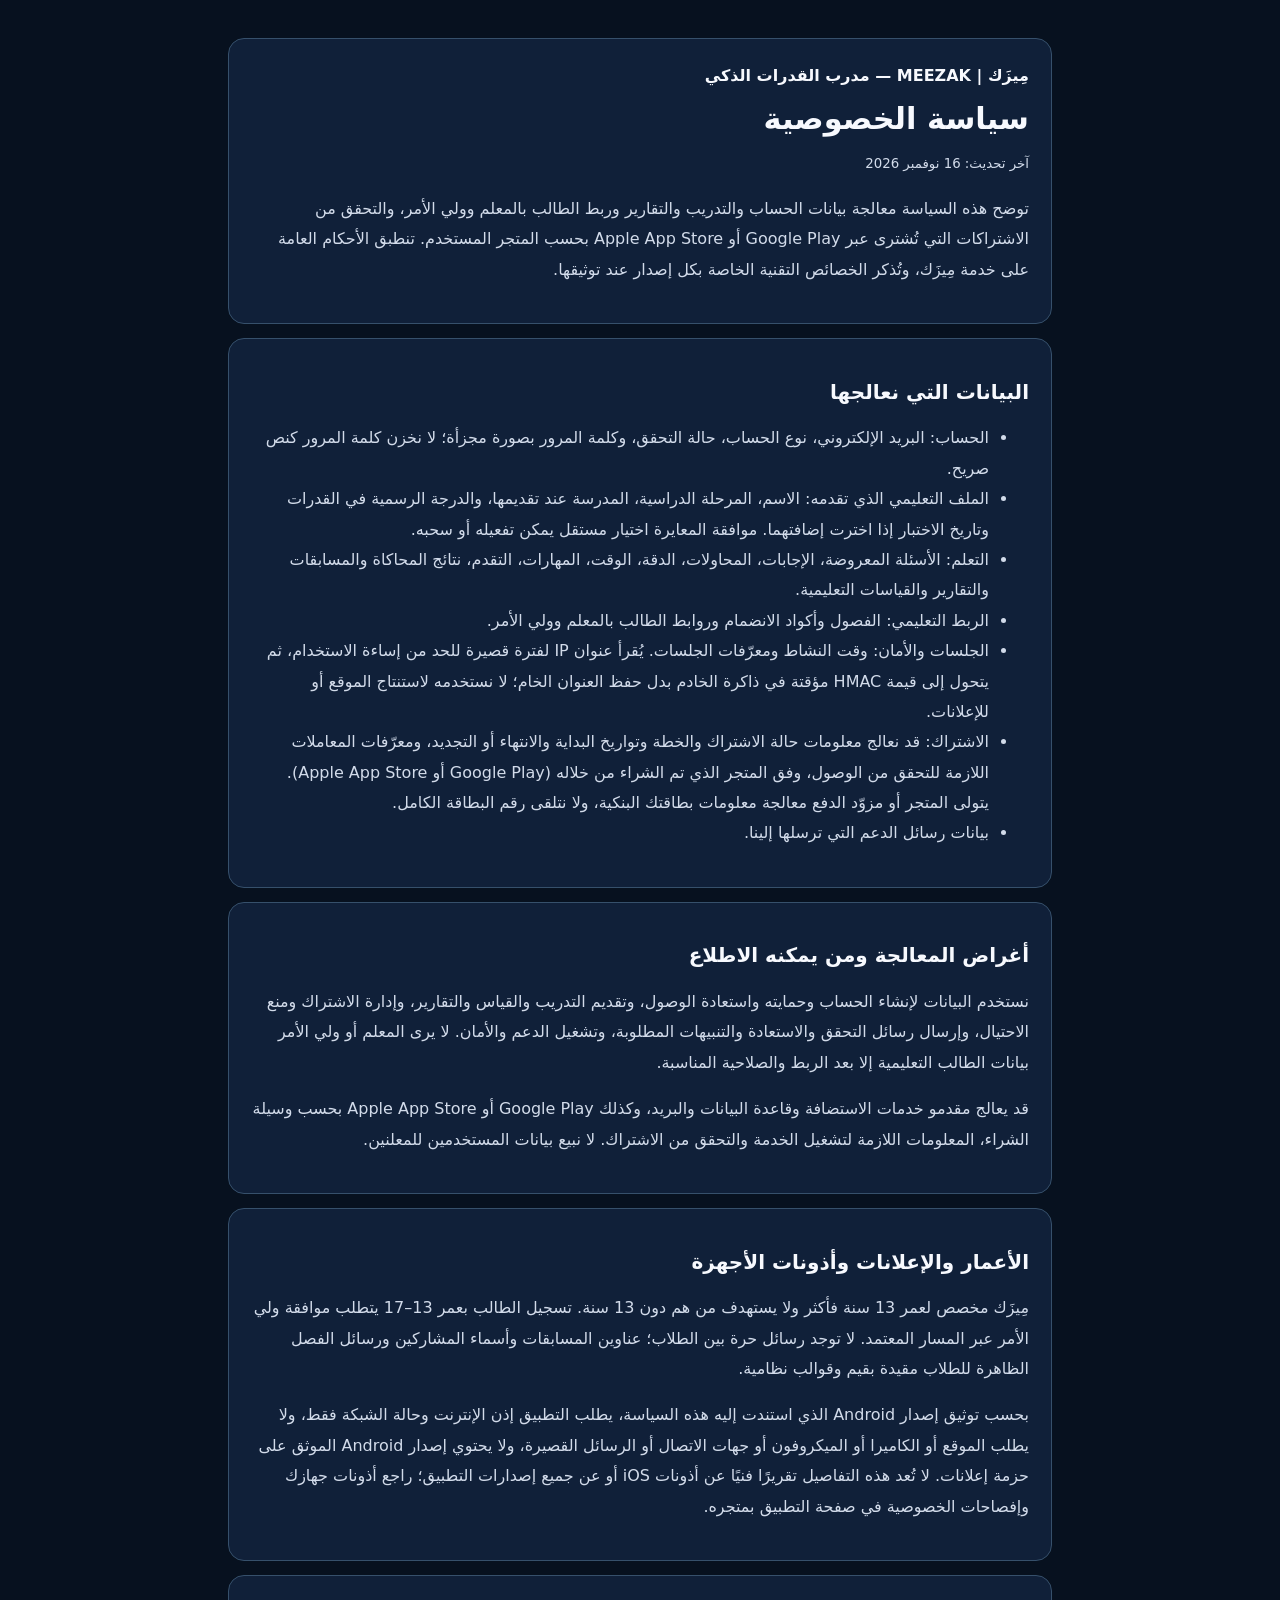
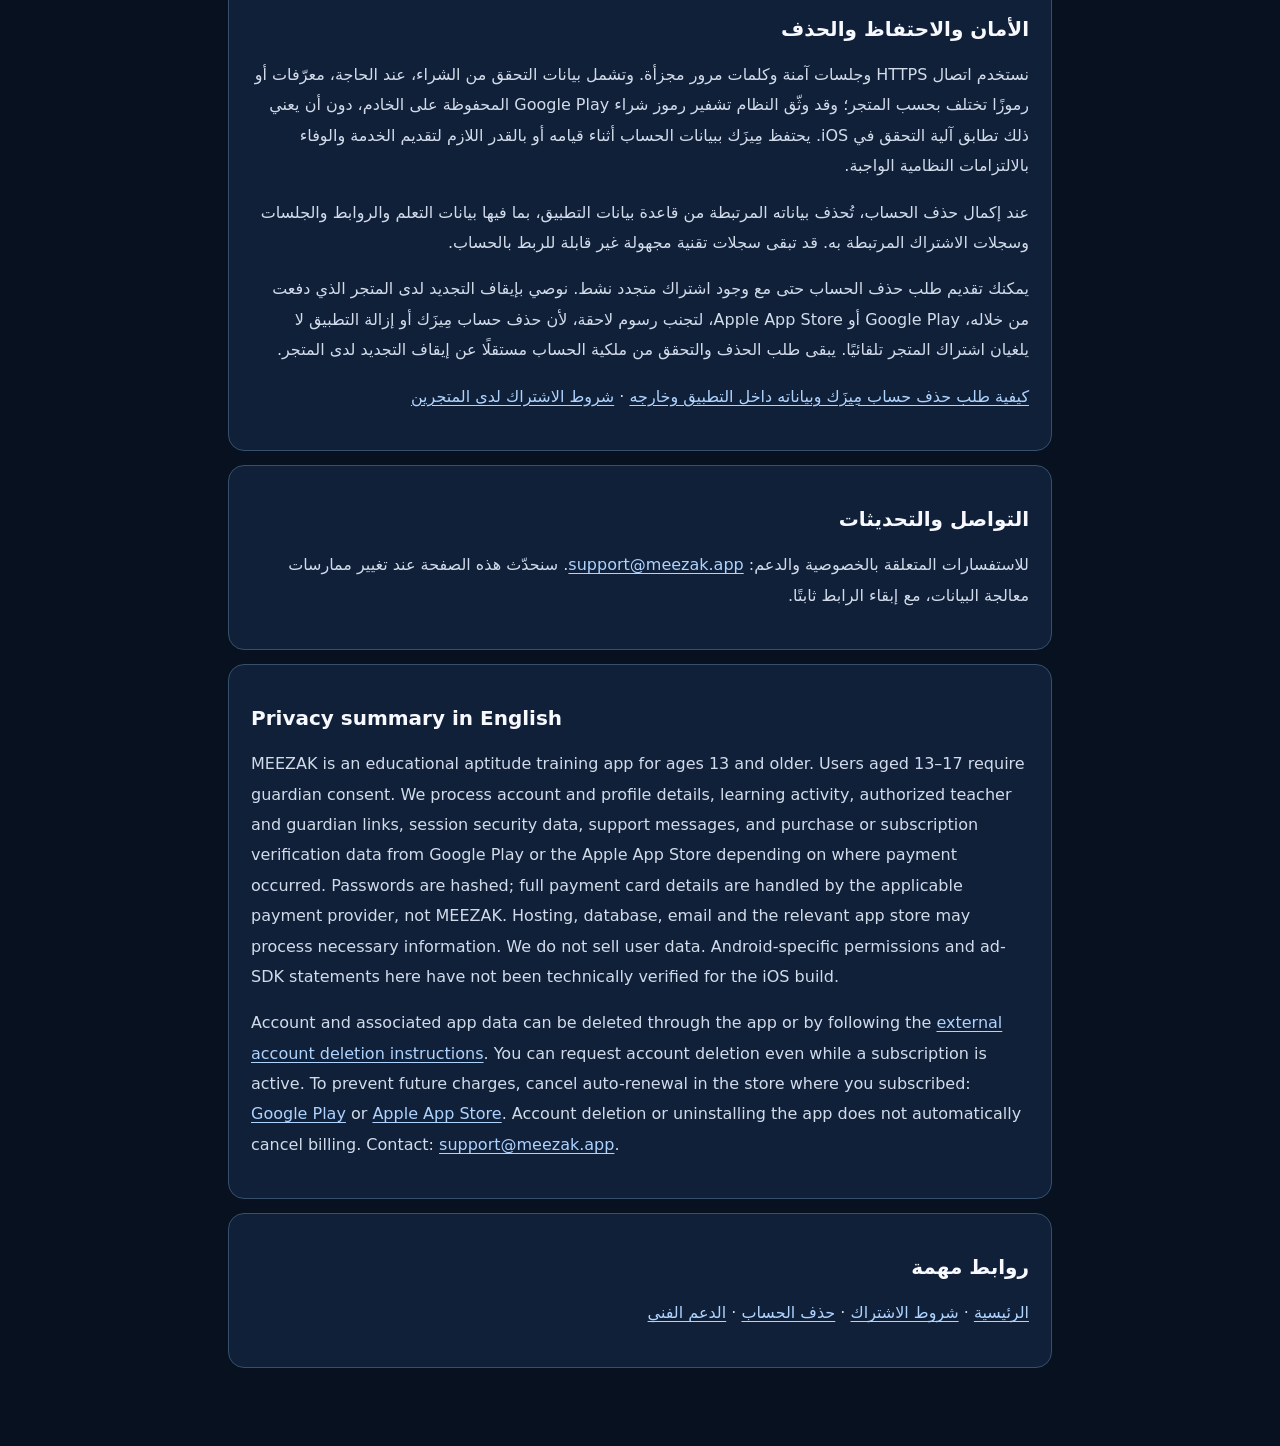
<file: privacy/index.html>
<!doctype html>
<html lang="ar" dir="rtl">
<head>
<meta charset="utf-8">
<meta name="viewport" content="width=device-width,initial-scale=1">
<meta name="description" content="سياسة خصوصية مِيزَك MEEZAK، مدرب القدرات الذكي">
<title>سياسة الخصوصية | مِيزَك MEEZAK</title>
<style>
:root{color-scheme:dark;--bg:#07111f;--card:#102039;--text:#f7f9fe;--muted:#d2dbea;--line:#36506b;--link:#aed3ff}
*{box-sizing:border-box}body{margin:0;background:var(--bg);color:var(--text);font:1rem/1.9 system-ui,Tahoma,Arial,sans-serif}
main{max-width:860px;margin:auto;padding:24px 18px 64px}header,section{background:var(--card);border:1px solid var(--line);border-radius:16px;padding:22px;margin:14px 0}
h1,h2{line-height:1.45}h1{margin:.2em 0;font-size:1.9rem}h2{font-size:1.25rem}p,li{color:var(--muted)}a{color:var(--link);text-decoration:underline;text-underline-offset:3px}
.en{direction:ltr;text-align:left}small{color:var(--muted)}@media(max-width:550px){header,section{padding:17px}}
</style>
</head>
<body><main>
<header><strong>مِيزَك | MEEZAK — مدرب القدرات الذكي</strong><h1>سياسة الخصوصية</h1><small>آخر تحديث: 16 نوفمبر 2026</small>
<p>توضح هذه السياسة معالجة بيانات الحساب والتدريب والتقارير وربط الطالب بالمعلم وولي الأمر، والتحقق من الاشتراكات التي تُشترى عبر Google Play أو Apple App Store بحسب المتجر المستخدم. تنطبق الأحكام العامة على خدمة مِيزَك، وتُذكر الخصائص التقنية الخاصة بكل إصدار عند توثيقها.</p></header>
<section><h2>البيانات التي نعالجها</h2><ul>
<li>الحساب: البريد الإلكتروني، نوع الحساب، حالة التحقق، وكلمة المرور بصورة مجزأة؛ لا نخزن كلمة المرور كنص صريح.</li>
<li>الملف التعليمي الذي تقدمه: الاسم، المرحلة الدراسية، المدرسة عند تقديمها، والدرجة الرسمية في القدرات وتاريخ الاختبار إذا اخترت إضافتهما. موافقة المعايرة اختيار مستقل يمكن تفعيله أو سحبه.</li>
<li>التعلم: الأسئلة المعروضة، الإجابات، المحاولات، الدقة، الوقت، المهارات، التقدم، نتائج المحاكاة والمسابقات والتقارير والقياسات التعليمية.</li>
<li>الربط التعليمي: الفصول وأكواد الانضمام وروابط الطالب بالمعلم وولي الأمر.</li>
<li>الجلسات والأمان: وقت النشاط ومعرّفات الجلسات. يُقرأ عنوان IP لفترة قصيرة للحد من إساءة الاستخدام، ثم يتحول إلى قيمة HMAC مؤقتة في ذاكرة الخادم بدل حفظ العنوان الخام؛ لا نستخدمه لاستنتاج الموقع أو للإعلانات.</li>
<li>الاشتراك: قد نعالج معلومات حالة الاشتراك والخطة وتواريخ البداية والانتهاء أو التجديد، ومعرّفات المعاملات اللازمة للتحقق من الوصول، وفق المتجر الذي تم الشراء من خلاله (Google Play أو Apple App Store). يتولى المتجر أو مزوّد الدفع معالجة معلومات بطاقتك البنكية، ولا نتلقى رقم البطاقة الكامل.</li>
<li>بيانات رسائل الدعم التي ترسلها إلينا.</li>
</ul></section>
<section><h2>أغراض المعالجة ومن يمكنه الاطلاع</h2><p>نستخدم البيانات لإنشاء الحساب وحمايته واستعادة الوصول، وتقديم التدريب والقياس والتقارير، وإدارة الاشتراك ومنع الاحتيال، وإرسال رسائل التحقق والاستعادة والتنبيهات المطلوبة، وتشغيل الدعم والأمان. لا يرى المعلم أو ولي الأمر بيانات الطالب التعليمية إلا بعد الربط والصلاحية المناسبة.</p><p>قد يعالج مقدمو خدمات الاستضافة وقاعدة البيانات والبريد، وكذلك Google Play أو Apple App Store بحسب وسيلة الشراء، المعلومات اللازمة لتشغيل الخدمة والتحقق من الاشتراك. لا نبيع بيانات المستخدمين للمعلنين.</p></section>
<section><h2>الأعمار والإعلانات وأذونات الأجهزة</h2><p>مِيزَك مخصص لعمر 13 سنة فأكثر ولا يستهدف من هم دون 13 سنة. تسجيل الطالب بعمر 13–17 يتطلب موافقة ولي الأمر عبر المسار المعتمد. لا توجد رسائل حرة بين الطلاب؛ عناوين المسابقات وأسماء المشاركين ورسائل الفصل الظاهرة للطلاب مقيدة بقيم وقوالب نظامية.</p><p>بحسب توثيق إصدار Android الذي استندت إليه هذه السياسة، يطلب التطبيق إذن الإنترنت وحالة الشبكة فقط، ولا يطلب الموقع أو الكاميرا أو الميكروفون أو جهات الاتصال أو الرسائل القصيرة، ولا يحتوي إصدار Android الموثق على حزمة إعلانات. لا تُعد هذه التفاصيل تقريرًا فنيًا عن أذونات iOS أو عن جميع إصدارات التطبيق؛ راجع أذونات جهازك وإفصاحات الخصوصية في صفحة التطبيق بمتجره.</p></section>
<section><h2>الأمان والاحتفاظ والحذف</h2><p>نستخدم اتصال HTTPS وجلسات آمنة وكلمات مرور مجزأة. وتشمل بيانات التحقق من الشراء، عند الحاجة، معرّفات أو رموزًا تختلف بحسب المتجر؛ وقد وثّق النظام تشفير رموز شراء Google Play المحفوظة على الخادم، دون أن يعني ذلك تطابق آلية التحقق في iOS. يحتفظ مِيزَك ببيانات الحساب أثناء قيامه أو بالقدر اللازم لتقديم الخدمة والوفاء بالالتزامات النظامية الواجبة.</p><p>عند إكمال حذف الحساب، تُحذف بياناته المرتبطة من قاعدة بيانات التطبيق، بما فيها بيانات التعلم والروابط والجلسات وسجلات الاشتراك المرتبطة به. قد تبقى سجلات تقنية مجهولة غير قابلة للربط بالحساب.</p><p>يمكنك تقديم طلب حذف الحساب حتى مع وجود اشتراك متجدد نشط. نوصي بإيقاف التجديد لدى المتجر الذي دفعت من خلاله، Google Play أو Apple App Store، لتجنب رسوم لاحقة، لأن حذف حساب مِيزَك أو إزالة التطبيق لا يلغيان اشتراك المتجر تلقائيًا. يبقى طلب الحذف والتحقق من ملكية الحساب مستقلًا عن إيقاف التجديد لدى المتجر.</p><p><a href="https://meezak-sa.github.io/meezak/delete-account/">كيفية طلب حذف حساب مِيزَك وبياناته داخل التطبيق وخارجه</a> · <a href="https://meezak-sa.github.io/meezak/terms/">شروط الاشتراك لدى المتجرين</a></p></section>
<section><h2>التواصل والتحديثات</h2><p>للاستفسارات المتعلقة بالخصوصية والدعم: <a href="mailto:support@meezak.app">support@meezak.app</a>. سنحدّث هذه الصفحة عند تغيير ممارسات معالجة البيانات، مع إبقاء الرابط ثابتًا.</p></section>
<section class="en" lang="en"><h2>Privacy summary in English</h2><p>MEEZAK is an educational aptitude training app for ages 13 and older. Users aged 13–17 require guardian consent. We process account and profile details, learning activity, authorized teacher and guardian links, session security data, support messages, and purchase or subscription verification data from Google Play or the Apple App Store depending on where payment occurred. Passwords are hashed; full payment card details are handled by the applicable payment provider, not MEEZAK. Hosting, database, email and the relevant app store may process necessary information. We do not sell user data. Android-specific permissions and ad-SDK statements here have not been technically verified for the iOS build.</p><p>Account and associated app data can be deleted through the app or by following the <a href="https://meezak-sa.github.io/meezak/delete-account/">external account deletion instructions</a>. You can request account deletion even while a subscription is active. To prevent future charges, cancel auto-renewal in the store where you subscribed: <a href="https://play.google.com/store/account/subscriptions">Google Play</a> or <a href="https://apps.apple.com/account/subscriptions">Apple App Store</a>. Account deletion or uninstalling the app does not automatically cancel billing. Contact: <a href="mailto:support@meezak.app">support@meezak.app</a>.</p></section>
<section><h2>روابط مهمة</h2><p><a href="../">الرئيسية</a> · <a href="https://meezak-sa.github.io/meezak/terms/">شروط الاشتراك</a> · <a href="https://meezak-sa.github.io/meezak/delete-account/">حذف الحساب</a> · <a href="https://meezak-sa.github.io/meezak/support/">الدعم الفني</a></p></section>
</main></body></html>
</file>
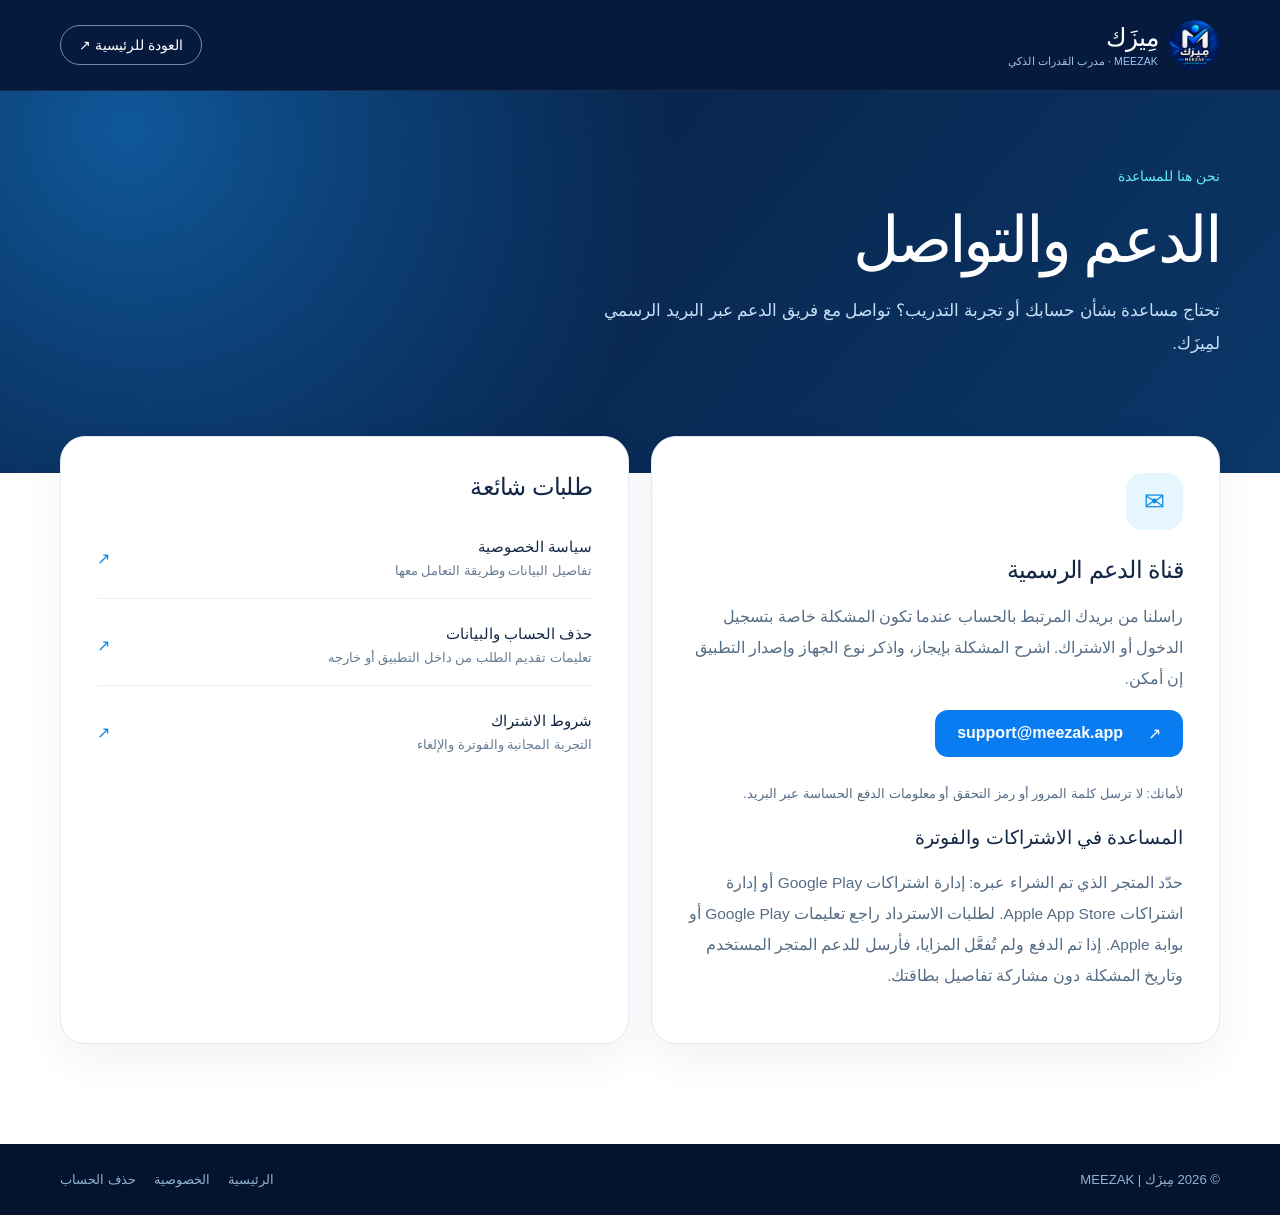
<file: support/index.html>
<!doctype html><html lang="ar" dir="rtl"><head><meta charset="utf-8"><meta name="viewport" content="width=device-width,initial-scale=1"><meta name="theme-color" content="#061a3d"><meta name="description" content="الدعم الفني الرسمي لتطبيق مِيزَك MEEZAK"><title>الدعم والتواصل | مِيزَك</title><link rel="icon" href="../assets/meezak-logo.png"><link rel="stylesheet" href="../styles.css"><link rel="stylesheet" href="../policy.css"></head><body><a class="skip-link" href="#main">تجاوز إلى المحتوى</a><header class="site-header"><div class="container policy-nav"><a class="brand" href="../"><img src="../assets/meezak-logo.png" alt="" width="48" height="48"><span><strong>مِيزَك</strong><small>MEEZAK · مدرب القدرات الذكي</small></span></a><a class="back-link" href="../">العودة للرئيسية <span aria-hidden="true">↗</span></a></div></header><main id="main"><section class="policy-hero"><div class="container"><span class="policy-kicker">نحن هنا للمساعدة</span><h1>الدعم والتواصل</h1><p>تحتاج مساعدة بشأن حسابك أو تجربة التدريب؟ تواصل مع فريق الدعم عبر البريد الرسمي لمِيزَك.</p></div></section><div class="container policy-grid"><article class="policy-panel policy-feature"><span class="policy-icon">✉</span><h2>قناة الدعم الرسمية</h2><p>راسلنا من بريدك المرتبط بالحساب عندما تكون المشكلة خاصة بتسجيل الدخول أو الاشتراك. اشرح المشكلة بإيجاز، واذكر نوع الجهاز وإصدار التطبيق إن أمكن.</p><a class="policy-button" href="mailto:support@meezak.app?subject=MEEZAK%20Support">support@meezak.app <span aria-hidden="true">↗</span></a><p class="policy-hint">لأمانك: لا ترسل كلمة المرور أو رمز التحقق أو معلومات الدفع الحساسة عبر البريد.</p><h3>المساعدة في الاشتراكات والفوترة</h3><p>حدّد المتجر الذي تم الشراء عبره: <a href="https://play.google.com/store/account/subscriptions" rel="noopener noreferrer">إدارة اشتراكات Google Play</a> أو <a href="https://apps.apple.com/account/subscriptions" rel="noopener noreferrer">إدارة اشتراكات Apple App Store</a>. لطلبات الاسترداد راجع <a href="https://support.google.com/googleplay/answer/15574897" rel="noopener noreferrer">تعليمات Google Play</a> أو <a href="https://reportaproblem.apple.com/" rel="noopener noreferrer">بوابة Apple</a>. إذا تم الدفع ولم تُفعَّل المزايا، فأرسل للدعم المتجر المستخدم وتاريخ المشكلة دون مشاركة تفاصيل بطاقتك.</p></article><article class="policy-panel"><h2>طلبات شائعة</h2><div class="policy-link-list"><a href="https://meezak-sa.github.io/meezak/privacy/"><span><b>سياسة الخصوصية</b><small>تفاصيل البيانات وطريقة التعامل معها</small></span><span aria-hidden="true">↗</span></a><a href="https://meezak-sa.github.io/meezak/delete-account/"><span><b>حذف الحساب والبيانات</b><small>تعليمات تقديم الطلب من داخل التطبيق أو خارجه</small></span><span aria-hidden="true">↗</span></a><a href="https://meezak-sa.github.io/meezak/terms/"><span><b>شروط الاشتراك</b><small>التجربة المجانية والفوترة والإلغاء</small></span><span aria-hidden="true">↗</span></a></div></article></div></main><footer class="policy-footer"><div class="container"><span>© 2026 مِيزَك | MEEZAK</span><nav aria-label="روابط مهمة"><a href="../">الرئيسية</a><a href="https://meezak-sa.github.io/meezak/privacy/">الخصوصية</a><a href="https://meezak-sa.github.io/meezak/delete-account/">حذف الحساب</a></nav></div></footer></body></html>
</file>
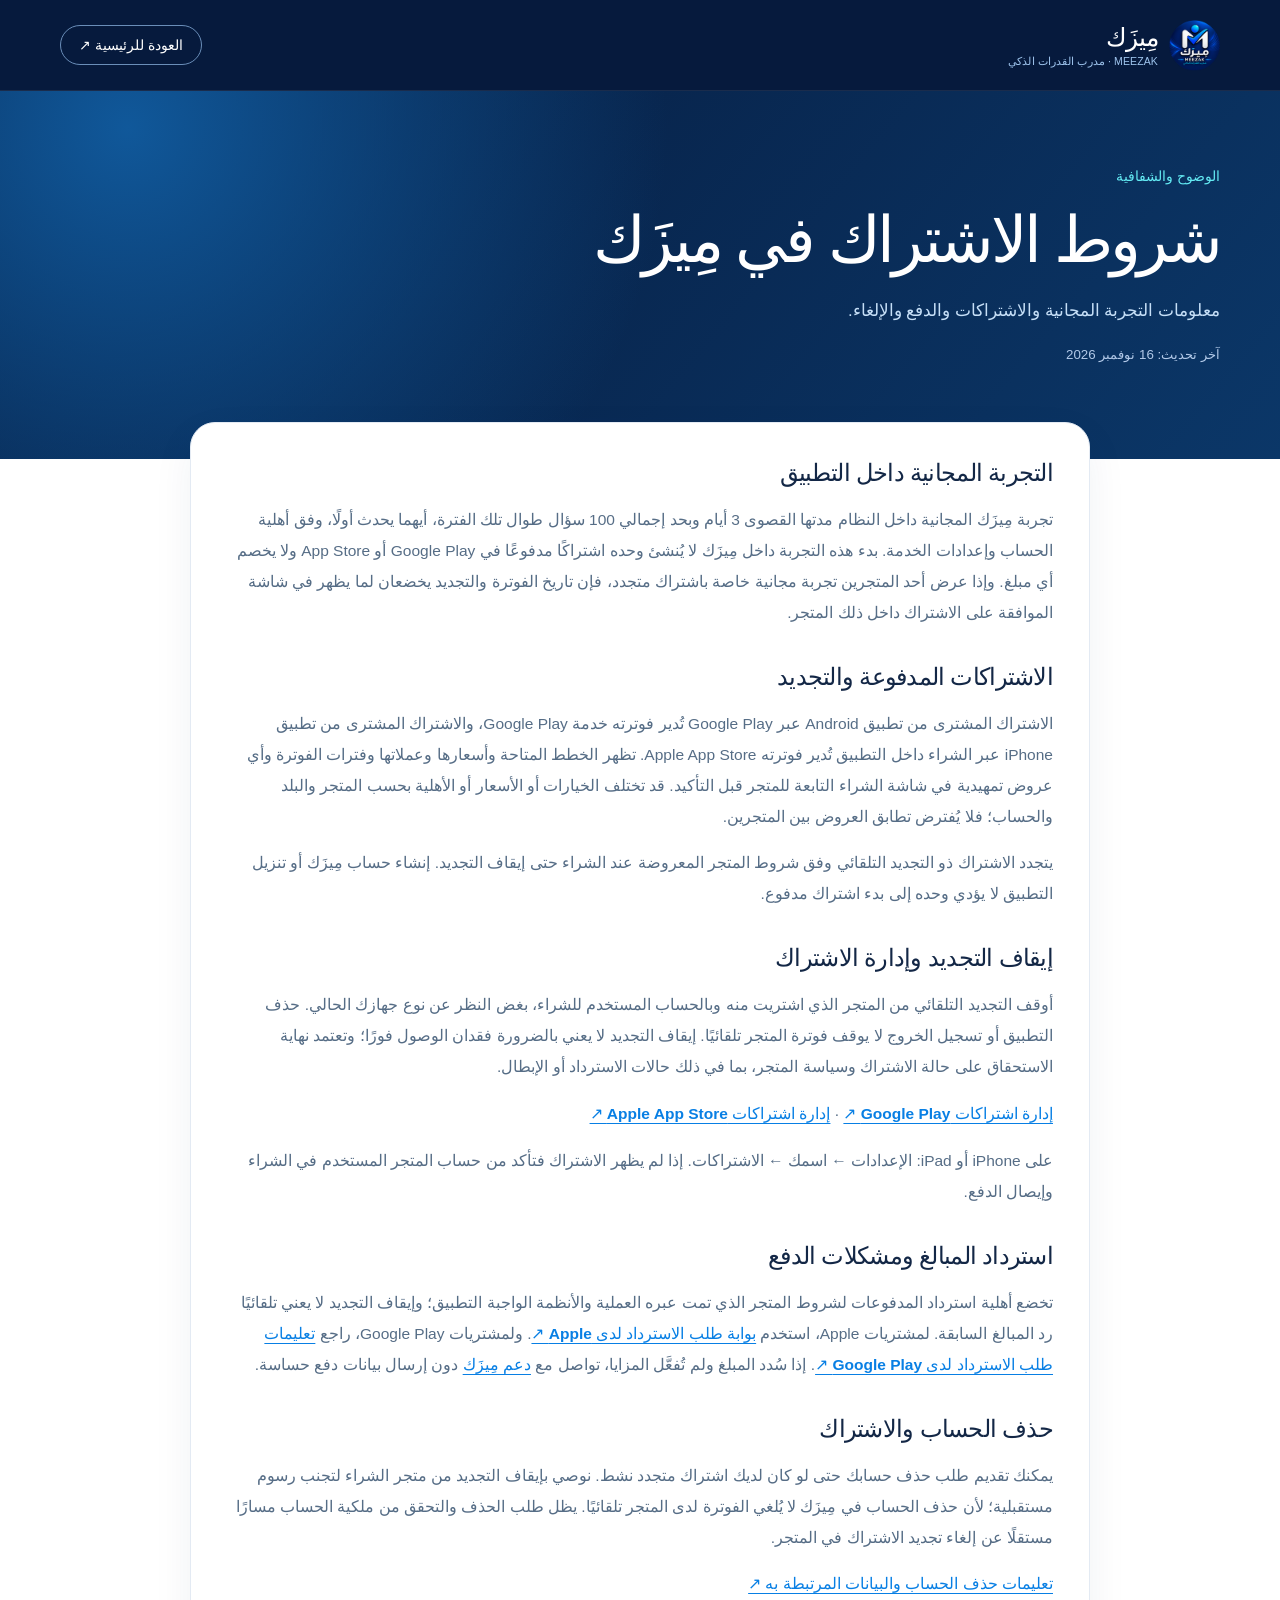
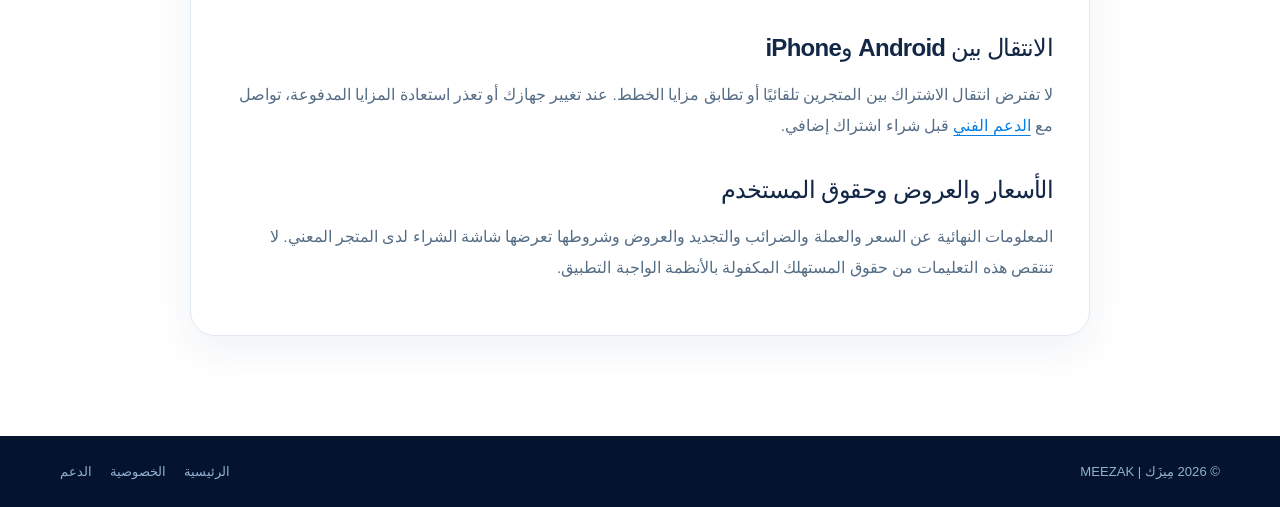
<file: terms/index.html>
<!doctype html><html lang="ar" dir="rtl"><head><meta charset="utf-8"><meta name="viewport" content="width=device-width,initial-scale=1"><meta name="theme-color" content="#061a3d"><meta name="description" content="شروط الاشتراك في مِيزَك MEEZAK"><title>شروط الاشتراك | مِيزَك</title><link rel="icon" href="../assets/meezak-logo.png"><link rel="stylesheet" href="../styles.css"><link rel="stylesheet" href="../policy.css"></head><body><a class="skip-link" href="#main">تجاوز إلى المحتوى</a><header class="site-header"><div class="container policy-nav"><a class="brand" href="../"><img src="../assets/meezak-logo.png" alt="" width="48" height="48"><span><strong>مِيزَك</strong><small>MEEZAK · مدرب القدرات الذكي</small></span></a><a class="back-link" href="../">العودة للرئيسية <span aria-hidden="true">↗</span></a></div></header><main id="main"><section class="policy-hero"><div class="container"><span class="policy-kicker">الوضوح والشفافية</span><h1>شروط الاشتراك في مِيزَك</h1><p>معلومات التجربة المجانية والاشتراكات والدفع والإلغاء.</p><small>آخر تحديث: 16 نوفمبر 2026</small></div></section><div class="container policy-prose"><article class="policy-panel">
<h2>التجربة المجانية داخل التطبيق</h2>
<p>تجربة مِيزَك المجانية داخل النظام مدتها القصوى 3 أيام وبحد إجمالي 100 سؤال طوال تلك الفترة، أيهما يحدث أولًا، وفق أهلية الحساب وإعدادات الخدمة. بدء هذه التجربة داخل مِيزَك لا يُنشئ وحده اشتراكًا مدفوعًا في Google Play أو App Store ولا يخصم أي مبلغ. وإذا عرض أحد المتجرين تجربة مجانية خاصة باشتراك متجدد، فإن تاريخ الفوترة والتجديد يخضعان لما يظهر في شاشة الموافقة على الاشتراك داخل ذلك المتجر.</p>
<h2>الاشتراكات المدفوعة والتجديد</h2>
<p>الاشتراك المشترى من تطبيق Android عبر Google Play تُدير فوترته خدمة Google Play، والاشتراك المشترى من تطبيق iPhone عبر الشراء داخل التطبيق تُدير فوترته Apple App Store. تظهر الخطط المتاحة وأسعارها وعملاتها وفترات الفوترة وأي عروض تمهيدية في شاشة الشراء التابعة للمتجر قبل التأكيد. قد تختلف الخيارات أو الأسعار أو الأهلية بحسب المتجر والبلد والحساب؛ فلا يُفترض تطابق العروض بين المتجرين.</p>
<p>يتجدد الاشتراك ذو التجديد التلقائي وفق شروط المتجر المعروضة عند الشراء حتى إيقاف التجديد. إنشاء حساب مِيزَك أو تنزيل التطبيق لا يؤدي وحده إلى بدء اشتراك مدفوع.</p>
<h2>إيقاف التجديد وإدارة الاشتراك</h2>
<p>أوقف التجديد التلقائي من <strong>المتجر الذي اشتريت منه</strong> وبالحساب المستخدم للشراء، بغض النظر عن نوع جهازك الحالي. حذف التطبيق أو تسجيل الخروج لا يوقف فوترة المتجر تلقائيًا. إيقاف التجديد لا يعني بالضرورة فقدان الوصول فورًا؛ وتعتمد نهاية الاستحقاق على حالة الاشتراك وسياسة المتجر، بما في ذلك حالات الاسترداد أو الإبطال.</p>
<p><a href="https://play.google.com/store/account/subscriptions" rel="noopener noreferrer">إدارة اشتراكات Google Play ↗</a> · <a href="https://apps.apple.com/account/subscriptions" rel="noopener noreferrer">إدارة اشتراكات Apple App Store ↗</a></p>
<p>على iPhone أو iPad: الإعدادات ← اسمك ← الاشتراكات. إذا لم يظهر الاشتراك فتأكد من حساب المتجر المستخدم في الشراء وإيصال الدفع.</p>
<h2>استرداد المبالغ ومشكلات الدفع</h2>
<p>تخضع أهلية استرداد المدفوعات لشروط المتجر الذي تمت عبره العملية والأنظمة الواجبة التطبيق؛ وإيقاف التجديد لا يعني تلقائيًا رد المبالغ السابقة. لمشتريات Apple، استخدم <a href="https://reportaproblem.apple.com/" rel="noopener noreferrer">بوابة طلب الاسترداد لدى Apple ↗</a>. ولمشتريات Google Play، راجع <a href="https://support.google.com/googleplay/answer/15574897" rel="noopener noreferrer">تعليمات طلب الاسترداد لدى Google Play ↗</a>. إذا سُدد المبلغ ولم تُفعَّل المزايا، تواصل مع <a href="https://meezak-sa.github.io/meezak/support/">دعم مِيزَك</a> دون إرسال بيانات دفع حساسة.</p>
<h2>حذف الحساب والاشتراك</h2>
<p>يمكنك <strong>تقديم طلب حذف حسابك حتى لو كان لديك اشتراك متجدد نشط</strong>. نوصي بإيقاف التجديد من متجر الشراء لتجنب رسوم مستقبلية؛ لأن حذف الحساب في مِيزَك لا يُلغي الفوترة لدى المتجر تلقائيًا. يظل طلب الحذف والتحقق من ملكية الحساب مسارًا مستقلًا عن إلغاء تجديد الاشتراك في المتجر.</p>
<p><a href="https://meezak-sa.github.io/meezak/delete-account/">تعليمات حذف الحساب والبيانات المرتبطة به ↗</a></p>
<h2>الانتقال بين Android وiPhone</h2>
<p>لا تفترض انتقال الاشتراك بين المتجرين تلقائيًا أو تطابق مزايا الخطط. عند تغيير جهازك أو تعذر استعادة المزايا المدفوعة، تواصل مع <a href="https://meezak-sa.github.io/meezak/support/">الدعم الفني</a> قبل شراء اشتراك إضافي.</p>
<h2>الأسعار والعروض وحقوق المستخدم</h2>
<p>المعلومات النهائية عن السعر والعملة والضرائب والتجديد والعروض وشروطها تعرضها شاشة الشراء لدى المتجر المعني. لا تنتقص هذه التعليمات من حقوق المستهلك المكفولة بالأنظمة الواجبة التطبيق.</p>
</article></div></main><footer class="policy-footer"><div class="container"><span>© 2026 مِيزَك | MEEZAK</span><nav aria-label="روابط مهمة"><a href="../">الرئيسية</a><a href="https://meezak-sa.github.io/meezak/privacy/">الخصوصية</a><a href="https://meezak-sa.github.io/meezak/support/">الدعم</a></nav></div></footer></body></html>
</file>
<file: styles.css>
@charset "UTF-8";
:root{--navy:#061a3d;--navy-2:#082858;--deep:#04142e;--ink:#132746;--muted:#62728b;--cyan:#3ce9f6;--blue:#078bfa;--cream:#f6f9fc;--border:#e5eaf3;--white:#fff;--shadow:0 28px 80px rgba(6,30,70,.12);font-family:"IBM Plex Sans Arabic","Segoe UI",Tahoma,Arial,sans-serif;font-synthesis:none;-webkit-font-smoothing:antialiased}
*{box-sizing:border-box}html{scroll-behavior:smooth;scroll-padding-top:90px}body{margin:0;color:var(--ink);background:#fff;overflow-x:hidden}a{color:inherit;text-decoration:none}img{max-width:100%;display:block}button,input,summary{font:inherit}a,summary{outline-offset:5px}:focus-visible{outline:3px solid #10bdf4!important;border-radius:6px}::selection{color:#fff;background:#006ed7}.container{width:min(1160px,calc(100% - 48px));margin-inline:auto}.section{padding:112px 0}.section h2{font-weight:850;font-size:clamp(2.1rem,4.4vw,3.85rem);line-height:1.33;letter-spacing:-.045em;margin:15px 0 20px}.section h2 span{color:#0b80e9}.section-kicker{display:inline-block;font-size:.86rem;font-weight:800;color:#1675cb;letter-spacing:.04em}.section-copy{color:var(--muted);font-size:1.05rem;line-height:2;max-width:580px}.skip-link{position:absolute;top:-100px;inset-inline-start:12px;padding:12px 22px;background:#fff;z-index:999;border-radius:12px}.skip-link:focus{top:12px}
.topline{height:33px;display:flex;align-items:center;justify-content:center;gap:9px;background:#00112c;color:#d7efff;font-size:.73rem;font-weight:650;letter-spacing:.015em}.topline-dot,.pill-dot{width:7px;height:7px;border-radius:100%;background:#45f3e8;box-shadow:0 0 14px #45f3e899;flex-shrink:0}
.site-header{position:relative;z-index:30;background:var(--navy);border-bottom:1px solid rgba(255,255,255,.08)}.nav-row{min-height:90px;display:flex;align-items:center;justify-content:space-between;gap:24px}.brand{display:flex;align-items:center;gap:11px;color:#fff;flex-shrink:0}.brand img{width:51px;height:51px;object-fit:contain}.brand span{display:flex;flex-direction:column;gap:1px;line-height:1.3}.brand strong{font-size:1.55rem;letter-spacing:-.045em;font-weight:900}.brand small{font-size:.66rem;color:#9ec4ed;white-space:nowrap;letter-spacing:.01em}.desktop-nav{display:flex;align-items:center;gap:29px;color:#c9dcf6;font-size:.85rem;font-weight:700}.desktop-nav a{transition:color .2s}.desktop-nav a:hover{color:var(--cyan)}.nav-cta{background:rgba(255,255,255,.095);color:#fff;border:1px solid rgba(169,230,255,.35);padding:14px 20px;border-radius:100px;display:flex;align-items:center;gap:14px;font-weight:800;font-size:.85rem;white-space:nowrap;transition:.2s}.nav-cta:hover{background:#0377db;border-color:#4feaff;transform:translateY(-2px)}.nav-cta span{color:#54f5ec}.mobile-menu{display:none;color:#fff}
.section-dark{background:var(--navy);color:#fff}.hero{position:relative;min-height:720px;overflow:hidden;isolation:isolate;background:radial-gradient(ellipse 50% 65% at 80% 48%,#0c3675 0%,transparent 80%),linear-gradient(134deg,#051734 10%,#072753 57%,#071936 100%)}.hero-grid{position:absolute;inset:0;opacity:.14;background-image:linear-gradient(rgba(153,198,255,.18) 1px,transparent 1px),linear-gradient(90deg,rgba(153,198,255,.18) 1px,transparent 1px);background-size:68px 68px;mask-image:linear-gradient(to left,black,transparent 87%);pointer-events:none}.hero-glow{position:absolute;width:420px;height:420px;border-radius:50%;filter:blur(85px);z-index:-1;opacity:.22;pointer-events:none}.hero-glow-one{background:#008cff;top:110px;inset-inline-end:-160px}.hero-glow-two{background:#04e0e5;bottom:-250px;inset-inline-start:24%}.hero-layout{min-height:674px;display:grid;grid-template-columns:1.03fr .97fr;align-items:center;gap:26px;position:relative}.hero-content{padding:50px 0 72px;position:relative;z-index:4}.eyebrow{font-size:.88rem;font-weight:800;letter-spacing:.02em;display:inline-flex;align-items:center;gap:11px}.hero-eyebrow{border:1px solid rgba(100,210,255,.3);border-radius:100px;padding:9px 17px;color:#9feafd;background:rgba(6,84,158,.22)}.hero h1{font-size:clamp(2.8rem,5.2vw,5.2rem);line-height:1.31;letter-spacing:-.064em;margin:26px 0 20px;font-weight:900;white-space:nowrap}.hero h1 em{font-style:normal;color:#58e9f6;background:linear-gradient(100deg,#35eff6 5%,#98f9e8 55%,#59b5ff);-webkit-background-clip:text;background-clip:text;-webkit-text-fill-color:transparent}.hero-lead{font-size:1.1rem;line-height:2.05;color:#c5d7ee;max-width:550px;margin-bottom:34px}.hero-actions{display:flex;flex-wrap:wrap;gap:12px;align-items:center}.btn{display:inline-flex;align-items:center;justify-content:center;gap:23px;font-size:.93rem;font-weight:850;padding:17px 24px;border-radius:13px;transition:background .2s,transform .2s,box-shadow .2s;text-align:center;white-space:nowrap}.btn:hover{transform:translateY(-3px)}.btn-primary{background:linear-gradient(110deg,#1ee4ea,#079ef5);color:#042247;box-shadow:0 15px 40px rgba(0,182,238,.24)}.btn-primary:hover{background:#66f6ee;box-shadow:0 20px 42px rgba(0,182,238,.37)}.btn-outline{border:1px solid #4a739d;color:#f1f8ff;background:rgba(255,255,255,.03)}.btn-outline:hover{border-color:#42e1f2;background:rgba(255,255,255,.08)}.hero-signals{display:flex;flex-wrap:wrap;gap:22px;color:#b0c9e7;font-size:.8rem;font-weight:700;margin-top:38px}.hero-signals span{display:flex;gap:7px;align-items:center}.hero-signals b{color:#39eedb;font-weight:900}
.hero-art{position:relative;height:610px;min-width:0;perspective:1200px}.art-orbit{position:absolute;border-radius:50%;border:1px solid rgba(77,205,255,.18);inset:11% 5% 10% 0;transform:rotate(-18deg)}.orbit-b{inset:19% -4% 22% 3%;transform:rotate(25deg);border-style:dashed;opacity:.5}.phone{position:absolute;width:min(265px,54%);padding:6px;border-radius:38px;background:linear-gradient(150deg,#9ae9ff,#0b76cb 25%,#03162f 65%,#59c7f4 100%);box-shadow:0 40px 80px rgba(0,9,32,.52),0 0 0 1px rgba(184,234,255,.25);overflow:hidden;backface-visibility:hidden}.phone img{width:100%;height:auto;aspect-ratio:9 / 20;object-fit:cover;border-radius:31px;display:block;background:#071d3c}.phone-front{top:45px;inset-inline-start:8%;transform:rotate(-7deg);z-index:3;animation:rise 5.5s ease-in-out infinite}.phone-back{top:88px;inset-inline-end:4%;transform:rotate(9deg) scale(.93);opacity:.94;z-index:2;filter:saturate(.94);animation:riseBack 6s ease-in-out infinite}.floating-label{position:absolute;z-index:4;display:flex;align-items:center;gap:10px;border:1px solid rgba(150,230,255,.3);background:rgba(9,43,83,.86);backdrop-filter:blur(20px);box-shadow:0 22px 44px rgba(0,10,34,.25);padding:13px 16px;border-radius:14px;font-size:.74rem;font-weight:800;color:#e6faff;white-space:nowrap}.top-label{top:76px;inset-inline-end:0}.bottom-label{bottom:60px;inset-inline-start:-2%}.label-icon{display:grid;place-items:center;color:#fff;background:#127ef1;width:30px;height:30px;border-radius:9px;font-size:1.3rem}.label-icon.cyan{background:#02becd;color:#051e45}.hero-foot{position:relative;z-index:4;display:flex;justify-content:space-between;align-items:center;padding:0 0 23px;color:#9bb9dc;font-size:.77rem;border-bottom:1px solid rgba(255,255,255,.11)}.hero-foot a{color:#65e5f6;font-weight:850}
@keyframes rise{0%,100%{transform:translateY(0) rotate(-7deg)}50%{transform:translateY(-12px) rotate(-7deg)}}@keyframes riseBack{0%,100%{transform:translateY(0) rotate(9deg) scale(.93)}50%{transform:translateY(13px) rotate(9deg) scale(.93)}}
.intro-section{background:#fff}.section-intro{max-width:800px;margin-bottom:50px}.section-intro p{font-size:1.05rem;color:var(--muted);line-height:1.95;max-width:680px}.feature-grid{display:grid;grid-template-columns:repeat(4,1fr);gap:17px}.feature-card{background:linear-gradient(165deg,#fff,#f8fbff);padding:28px 23px 30px;border:1px solid var(--border);border-radius:22px;min-height:290px;position:relative;overflow:hidden;transition:box-shadow .2s,transform .2s}.feature-card:hover{box-shadow:0 22px 50px rgba(23,89,162,.11);transform:translateY(-5px)}.feature-number{position:absolute;top:23px;inset-inline-end:22px;color:#c1d7ed;font-weight:900;font-size:.77rem}.feature-icon{height:60px;width:60px;display:grid;place-items:center;border-radius:18px;background:linear-gradient(130deg,#d8faff,#e5f0ff);color:#0875db;margin-bottom:31px}.feature-icon svg{height:28px;width:28px;fill:none;stroke:currentColor;stroke-width:2.15;stroke-linecap:round;stroke-linejoin:round}.feature-card h3{font-size:1.2rem;margin:0 0 10px;font-weight:850}.feature-card p{color:var(--muted);font-size:.87rem;line-height:1.9;margin:0}
.journey-section{background:linear-gradient(160deg,#f7fafe,#eef5fd)}.journey-grid{display:grid;grid-template-columns:1fr 1fr;align-items:center;gap:65px}.journey-copy h2{margin-bottom:25px}.step-list{margin-top:38px;display:flex;flex-direction:column;gap:25px}.step{display:flex;align-items:flex-start;gap:19px}.step>span{width:44px;height:44px;flex-shrink:0;display:grid;place-items:center;background:#e1f0ff;color:#127fdf;border-radius:13px;font-size:.83rem;font-weight:900}.step h3{margin:1px 0 5px;font-size:1.04rem}.step p{margin:0;font-size:.86rem;line-height:1.8;color:var(--muted)}.journey-visual{position:relative;display:flex;justify-content:center;align-items:center;min-height:610px;background:radial-gradient(circle,#c4ecff 0%,rgba(197,224,251,.25) 40%,transparent 72%);overflow:hidden}.visual-halo{position:absolute;width:450px;height:450px;border-radius:50%;border:1px solid rgba(0,116,211,.14);box-shadow:0 0 0 35px rgba(54,165,255,.025),0 0 0 88px rgba(54,165,255,.025)}.device-card{width:255px;padding:7px;border-radius:38px;background:linear-gradient(120deg,#c4edff,#0c4d9c,#07355b);box-shadow:0 35px 65px rgba(17,54,98,.25);position:relative;margin:0;transform:rotate(5deg)}.device-card img{border-radius:31px;aspect-ratio:9 / 20;object-fit:cover}.visual-tag{position:absolute;bottom:35px;left:50%;transform:translateX(-50%);font-size:.75rem;color:#2368a7;white-space:nowrap;background:rgba(255,255,255,.85);border:1px solid rgba(41,116,206,.15);border-radius:99px;padding:9px 17px;font-weight:800}
.showroom-section{background:#fff}.showroom-heading{display:flex;align-items:end;justify-content:space-between;gap:55px;margin-bottom:40px}.showroom-heading p{max-width:360px;color:var(--muted);font-size:.98rem;line-height:1.9}.showroom-grid{display:grid;grid-template-columns:repeat(6,1fr);gap:18px}.showcase{grid-column:span 2;min-height:515px;padding:30px 24px 0;overflow:hidden;border-radius:27px;border:1px solid rgba(10,65,115,.05);position:relative;isolation:isolate;background:#f1f8ff;display:flex;flex-direction:column;align-items:center;text-align:center}.showcase::after{content:"";position:absolute;border-radius:50%;width:430px;height:430px;bottom:-220px;left:50%;transform:translateX(-50%);background:rgba(39,156,243,.09);z-index:-1}.showcase-wide{grid-column:span 4;flex-direction:row;text-align:right;justify-content:space-around;align-items:center;padding:36px 38px 0;gap:35px;background:linear-gradient(135deg,#051e49,#0d407a);color:#fff}.showcase-wide::after{background:rgba(35,239,246,.11);width:540px;height:540px;bottom:-260px;left:5%}.showcase-ice{background:#e7f9ff}.showcase-violet{background:#f0f0ff}.showcase-night{background:#e6f0ff}.showcase-slate{background:#e8f3fb}.showcase-text{position:relative;z-index:1;max-width:360px}.screen-tag{display:inline-block;background:rgba(0,104,195,.1);border:1px solid rgba(19,128,227,.18);font-size:.74rem;font-weight:850;color:#0e76bd;padding:6px 15px;border-radius:99px}.showcase-wide .screen-tag{background:rgba(88,223,255,.13);border-color:rgba(105,233,252,.38);color:#85f2fc}.showcase h3{font-size:clamp(1.35rem,2vw,1.8rem);line-height:1.45;letter-spacing:-.03em;font-weight:900;margin:17px 0 10px}.showcase p{font-size:.88rem;line-height:1.9;color:#617288;margin:0}.showcase-wide p{color:#bcd6f2;font-size:.98rem}.showcase-image{width:198px;max-height:340px;margin-top:27px;overflow:hidden;border-radius:26px 26px 0 0;border:5px solid #174878;border-bottom:0;box-shadow:0 16px 45px rgba(7,39,90,.2);flex-shrink:0;background:#001b3b}.showcase-image img{width:100%;height:auto;display:block}.showcase-wide .showcase-image{width:233px;max-height:460px;align-self:end;margin-top:0;border-color:#1a77b0;border-radius:33px 33px 0 0;box-shadow:0 30px 60px #00112a66}.source-note{font-size:.76rem;color:#70809a;margin-top:19px;line-height:1.85}
.audiences-section{background:#f7faff}.audience-title{max-width:850px}.audience-grid{display:grid;grid-template-columns:1fr 1fr;gap:22px}.audience-card{min-height:460px;position:relative;overflow:hidden;border-radius:28px;padding:37px 38px 22px;color:#fff;isolation:isolate}.parent-card{background:linear-gradient(135deg,#0c3670,#061d43)}.teacher-card{background:linear-gradient(130deg,#073e6c,#095b85)}.audience-card::after{content:"";position:absolute;z-index:-1;width:440px;height:440px;border:1px solid #ffffff26;border-radius:50%;bottom:-300px;inset-inline-end:-120px;box-shadow:0 0 0 45px #ffffff09,0 0 0 90px #ffffff06}.audience-head{display:flex;align-items:center;gap:12px;font-weight:750;font-size:.8rem;color:#b0e6ff}.audience-mark{font-size:1.35rem;display:grid;place-items:center;width:43px;height:43px;border:1px solid #4fd2ff66;background:#ffffff1d;border-radius:13px}.audience-card h3{margin:26px 0 12px;font-size:2rem;letter-spacing:-.035em;line-height:1.55}.audience-card p{max-width:385px;font-size:.9rem;line-height:1.95;color:#cae3f5}.audience-graphic{position:relative;margin-top:24px;padding:16px;background:rgba(255,255,255,.1);border:1px solid rgba(148,223,255,.22);border-radius:18px;display:flex;align-items:center;justify-content:space-between;gap:15px;max-width:500px;backdrop-filter:blur(6px)}.graphic-pill{border:1px solid #7ad8ff88;border-radius:50px;padding:8px 10px;white-space:nowrap;font-size:.73rem;font-weight:750}.graphic-lines{display:flex;gap:8px;align-items:end;height:42px;direction:ltr}.graphic-lines i{width:15px;border-radius:5px 5px 2px 2px;background:linear-gradient(#5af1f5,#298df2)}.graphic-lines i:nth-child(1){height:19px}.graphic-lines i:nth-child(2){height:34px}.graphic-lines i:nth-child(3){height:26px}.graphic-lines i:nth-child(4){height:40px}.graphic-tiles{display:flex;gap:8px}.graphic-tiles i{height:32px;width:32px;border-radius:9px;border:1px solid #57d3ff9c;background:linear-gradient(#35c2ff66,#265fba6b)}.graphic-caption{font-size:.7rem;color:#c4e6f9}.illustration-note{display:block;margin-top:12px;color:#b7cfe9;font-size:.65rem}
.promise-section{background:#fff}.promise-grid{display:grid;grid-template-columns:1fr 1fr;gap:86px;align-items:center}.promise-grid p{color:var(--muted);font-size:.98rem;line-height:2;max-width:460px}.trust-links{display:flex;flex-direction:column;gap:14px}.trust-links a{border:1px solid #e1eaf4;border-radius:19px;padding:20px 22px;display:flex;align-items:center;gap:16px;transition:.2s;background:#fff}.trust-links a:hover{border-color:#85ccf7;background:#f8fcff;box-shadow:0 15px 40px rgba(9,87,163,.08);transform:translateX(-3px)}.trust-icon{height:47px;width:47px;flex-shrink:0;display:grid;place-items:center;border-radius:14px;background:#e3f4ff;color:#0a7ed9;font-size:1.4rem}.trust-links a span:nth-child(2){display:flex;flex-direction:column;gap:3px;flex:1}.trust-links strong{font-size:.93rem}.trust-links small{font-size:.75rem;color:#7d8aa0}.trust-links b{color:#0087de;font-size:1.2rem}
.faq-section{background:#f7faff}.faq-grid{display:grid;grid-template-columns:.8fr 1.2fr;gap:75px}.faq-grid>div:first-child p{color:var(--muted);line-height:1.9}.faqs{display:flex;flex-direction:column;gap:12px}.faqs details{border:1px solid #e1e9f1;background:#fff;border-radius:15px;overflow:hidden}.faqs summary{cursor:pointer;list-style:none;font-size:.93rem;font-weight:780;padding:21px 23px;display:flex;justify-content:space-between;gap:15px;align-items:center}.faqs summary::-webkit-details-marker{display:none}.faqs summary span{height:25px;width:25px;display:grid;place-items:center;font-size:1.25rem;border-radius:8px;color:#0873d7;background:#e9f5ff}.faqs details[open] summary span{transform:rotate(45deg)}.faqs details p{margin:0;padding:0 23px 22px;color:#61758d;line-height:1.9;font-size:.9rem}.faqs p a{color:#087cdb;text-decoration:underline;text-underline-offset:4px}
.final-cta{background:#06295b;color:#fff;text-align:center;position:relative;overflow:hidden}.final-content{isolation:isolate;position:relative;padding:100px 0 107px}.final-content::before{content:"";position:absolute;z-index:-2;width:800px;height:800px;top:-300px;left:50%;transform:translateX(-50%);border-radius:50%;background:radial-gradient(circle,#0867b4,transparent 65%)}.cta-spark{position:absolute;z-index:-1;height:180px;width:180px;border:1px solid rgba(105,225,255,.27);border-radius:50%;box-shadow:0 0 0 36px #5adfff0c,0 0 0 80px #5adfff08}.cta-spark-a{top:10%;inset-inline-start:5%}.cta-spark-b{bottom:-90px;inset-inline-end:-10px}.cta-overline{font-size:.8rem;font-weight:850;color:#62eef5;letter-spacing:.15em}.final-content h2{font-size:clamp(3rem,6vw,5rem);line-height:1.35;letter-spacing:-.05em;margin:24px 0 20px;font-weight:900}.final-content p{color:#c9e3f9;line-height:2;max-width:550px;margin:0 auto 28px;font-size:1rem}.btn-white{color:#072e60;background:#fff;box-shadow:0 14px 34px rgba(0,16,43,.18)}.btn-white:hover{background:#d7fbff}
.site-footer{background:#04142e;color:#c8daef}.footer-main{padding:68px 0 55px;display:grid;grid-template-columns:2fr 1fr 1.2fr 1.15fr;gap:40px}.footer-brand p{max-width:260px;font-size:.84rem;line-height:2;color:#8fa9c8;margin-top:18px}.footer-links{display:flex;flex-direction:column;align-items:flex-start;gap:14px;font-size:.8rem}.footer-links h3{margin:0 0 8px;color:#fff;font-size:.95rem}.footer-links a:hover{color:#6eeaf4}.footer-links span{color:#819ab9}.footer-bottom{border-top:1px solid rgba(178,211,255,.14);display:flex;justify-content:space-between;gap:20px;padding:25px 0 32px;font-size:.75rem;color:#7695bb}
@media(max-width:1150px){.desktop-nav{gap:17px}.nav-cta{padding:12px 15px}.hero h1{font-size:clamp(2.7rem,5vw,4.6rem)}.hero-art{height:570px}.floating-label{font-size:.69rem}.feature-grid{grid-template-columns:repeat(2,1fr)}.feature-card{min-height:245px}.feature-icon{margin-bottom:20px}.showcase{grid-column:span 3}.showcase-wide{grid-column:span 6}.footer-main{grid-template-columns:1.5fr 1fr 1fr}.footer-links:last-child{grid-column:span 3}}
@media(max-width:900px){.container{width:min(100% - 36px,740px)}.section{padding:80px 0}.desktop-nav,.nav-cta{display:none}.mobile-menu{display:block;position:relative}.mobile-menu summary{list-style:none;cursor:pointer;padding:12px 14px;border:1px solid #5078a7;border-radius:12px;font-weight:800;font-size:.9rem;display:flex;gap:13px;align-items:center}.mobile-menu summary::-webkit-details-marker{display:none}.mobile-menu nav{position:absolute;z-index:55;inset-inline-end:0;top:calc(100% + 10px);width:min(320px,85vw);border-radius:18px;padding:10px;background:#0c356c;border:1px solid #456f9d;box-shadow:0 22px 50px #00142d99;display:flex;flex-direction:column}.mobile-menu nav a{padding:12px 13px;border-radius:10px;font-weight:750;font-size:.85rem}.mobile-menu nav a:hover{background:#ffffff18}.hero-layout{grid-template-columns:1fr;gap:0}.hero-content{padding:65px 0 10px}.hero h1{font-size:clamp(2.8rem,7vw,4.3rem);white-space:normal}.hero-art{height:550px;max-width:560px;width:100%;margin-inline:auto}.phone{max-width:245px}.phone-front{inset-inline-start:18%}.phone-back{inset-inline-end:13%}.hero-foot{padding-bottom:23px}.journey-grid,.promise-grid{grid-template-columns:1fr;gap:25px}.journey-visual{min-height:500px}.journey-grid{gap:10px}.showroom-heading{display:block}.showroom-heading p{max-width:600px}.audience-grid{grid-template-columns:1fr}.audience-card{min-height:430px}.faq-grid{grid-template-columns:1fr;gap:24px}.footer-main{grid-template-columns:1.4fr 1fr 1fr;gap:26px}}
@media(max-width:600px){.container{width:calc(100% - 34px)}.topline{font-size:.67rem}.nav-row{min-height:73px}.brand img{height:42px;width:42px}.brand strong{font-size:1.32rem}.brand small{font-size:.56rem}.section{padding:66px 0}.section h2{font-size:clamp(2.0rem,8vw,2.6rem)}.hero h1{font-size:clamp(2.6rem,10vw,3.8rem);letter-spacing:-.055em;white-space:normal}.hero-content{padding-top:44px}.hero-lead{font-size:.98rem;line-height:1.95}.hero-actions{gap:10px}.hero-actions .btn{width:100%;padding:16px}.hero-signals{gap:12px 18px;margin-top:26px}.hero-signals span{font-size:.72rem}.hero-art{height:475px;margin-top:12px}.phone{width:56%;max-width:210px;padding:5px;border-radius:27px}.phone img{border-radius:23px}.phone-front{top:45px;inset-inline-start:11%}.phone-back{inset-inline-end:5%;top:84px}.floating-label{font-size:.63rem;padding:9px;gap:6px}.floating-label .label-icon{height:25px;width:25px}.top-label{top:21px;inset-inline-end:2%}.bottom-label{bottom:22px;inset-inline-start:0}.hero-foot{display:block;line-height:1.9;font-size:.72rem}.hero-foot a{display:block;margin-top:3px}.feature-grid{grid-template-columns:1fr;gap:12px}.feature-card{min-height:230px;padding:22px}.feature-icon{height:52px;width:52px;margin-bottom:18px}.section-intro{margin-bottom:28px}.section-intro p,.section-copy{font-size:.94rem}.journey-visual{min-height:470px}.device-card{width:215px}.visual-halo{width:300px;height:300px}.showroom-grid{grid-template-columns:1fr;gap:14px}.showcase,.showcase-wide{grid-column:span 1;min-height:475px;flex-direction:column;text-align:center;padding:26px 22px 0;gap:0}.showcase-wide .showcase-image,.showcase-image{width:190px;max-height:290px;margin-top:23px;align-self:center}.showcase h3{font-size:1.45rem}.showroom-heading p{font-size:.91rem}.audience-card{padding:25px 22px 22px;min-height:410px}.audience-card h3{font-size:1.7rem;margin:22px 0 10px}.audience-graphic{gap:7px;padding:12px}.graphic-caption{display:none}.promise-grid{gap:28px}.trust-links a{padding:15px 14px}.trust-links small{font-size:.69rem}.faqs summary{padding:18px;font-size:.88rem}.final-content{padding:75px 0}.final-content h2{font-size:clamp(2.8rem,11vw,3.5rem)}.footer-main{grid-template-columns:1fr 1fr;gap:30px 15px;padding:55px 0}.footer-brand{grid-column:span 2}.footer-links:last-child{grid-column:span 2}.footer-bottom{flex-direction:column;gap:6px}.source-note{font-size:.7rem}}
@media(max-width:370px){.brand small{font-size:.51rem}.hero h1{font-size:2.38rem}.hero-art{height:415px}.phone{width:55%}.top-label{font-size:.56rem}.bottom-label{font-size:.56rem}.hero-signals{gap:8px}.hero-signals span{font-size:.64rem}}
@media(prefers-reduced-motion:reduce){*,*::before,*::after{scroll-behavior:auto!important;animation:none!important;transition:none!important;transform:none!important}.phone-front{transform:none!important}.phone-back{transform:scale(.9)!important}.visual-tag{transform:translateX(-50%)!important}}

/* New official screenshots: visually distinct, linked full-resolution previews. */
.showcase-progress{background:linear-gradient(165deg,#e8fbff 0%,#d8f3ff 100%)}
.showcase-progress::after{background:rgba(0,209,231,.10)}
.showcase-skills{background:linear-gradient(135deg,#061a3d 0%,#103b70 72%,#07516c 100%)}
.showcase-skills::after{background:rgba(39,234,249,.12)}
.showcase-image[href]{display:block;cursor:zoom-in;transition:box-shadow .2s ease,transform .2s ease}
.showcase-image[href]:hover{box-shadow:0 20px 60px rgba(7,39,90,.33);transform:translateY(-3px)}
.showcase-image[href]:focus-visible{outline:3px solid #00d9f4;outline-offset:5px}

/* Keep genuine Android captures fully inside the phone bezel.
   New screenshots are 1080x1920 (9:16), not the old forced 9:20 crop. */
.phone img,
.device-card img {
  display: block;
  width: 100%;
  height: auto;
  aspect-ratio: auto;
  object-fit: contain;
  object-position: center;
  border-radius: 31px;
}
@media (max-width: 600px) {
  .phone img { border-radius: 23px; }
}
</file>
<file: policy.css>
.policy-nav{display:flex;justify-content:space-between;align-items:center;min-height:90px;gap:20px}.back-link{padding:11px 18px;border-radius:100px;border:1px solid #6a8eb9;color:#fff;font-size:.85rem;font-weight:800}.back-link:hover{background:#ffffff18}.policy-hero{background:radial-gradient(circle at 10% 10%,#10589a 0,transparent 45%),linear-gradient(130deg,#061a3d,#0b3768);color:#fff;padding:76px 0 96px}.policy-kicker{color:#63e9f2;font-weight:850;font-size:.85rem}.policy-hero h1{font-size:clamp(2.5rem,5vw,4.3rem);letter-spacing:-.05em;margin:18px 0}.policy-hero p{color:#c6dff7;line-height:1.95;font-size:1.05rem;max-width:630px}.policy-hero small{color:#b2c9e8}.policy-grid{display:grid;grid-template-columns:1fr 1fr;gap:22px;margin-top:-37px;position:relative;padding-bottom:100px}.policy-panel{background:#fff;border:1px solid #e3eaf3;border-radius:25px;padding:36px;box-shadow:0 15px 40px #062e6510}.policy-panel h2{font-size:1.5rem;letter-spacing:-.03em;margin:0 0 17px}.policy-panel p{color:#566d86;line-height:2;font-size:.97rem}.policy-icon{width:57px;height:57px;border-radius:17px;display:grid;place-items:center;background:#e5f6ff;color:#0c8ce2;font-size:1.55rem;margin-bottom:26px}.policy-button{display:inline-flex;align-items:center;gap:25px;padding:14px 22px;background:#087cf0;color:#fff;border-radius:13px;font-weight:850;direction:ltr}.policy-button:hover{background:#0063c7}.policy-hint{font-size:.84rem!important;margin-top:24px}.policy-link-list{display:flex;flex-direction:column;gap:6px}.policy-link-list a{display:flex;justify-content:space-between;align-items:center;gap:20px;padding:20px 0;border-bottom:1px solid #e8eef7}.policy-link-list a:last-child{border:0}.policy-link-list a>span:first-child{display:flex;flex-direction:column;gap:7px}.policy-link-list b{font-size:.95rem}.policy-link-list small{color:#677d95;font-size:.8rem}.policy-link-list a>span:last-child{color:#0788e9;font-weight:900}.policy-prose{margin-top:-37px;padding-bottom:100px;position:relative;max-width:900px}.policy-prose h2{margin-top:35px}.policy-prose h2:first-child{margin-top:0}.policy-prose a{color:#087fe4;text-decoration:underline;text-underline-offset:4px;font-weight:800}.policy-footer{background:#04142e;color:#92b1d0}.policy-footer>.container{display:flex;align-items:center;justify-content:space-between;gap:20px;padding:28px 0;font-size:.82rem}.policy-footer nav{display:flex;gap:18px}.policy-footer nav a:hover{color:#70f5ff}@media(max-width:760px){.policy-grid{grid-template-columns:1fr;padding-bottom:70px}.policy-panel{padding:25px}.policy-hero{padding:64px 0 78px}.policy-nav{min-height:74px}.policy-footer>.container{flex-direction:column;align-items:flex-start}.back-link{font-size:.73rem;padding:10px}.policy-hero p{font-size:.95rem}}
</file>
